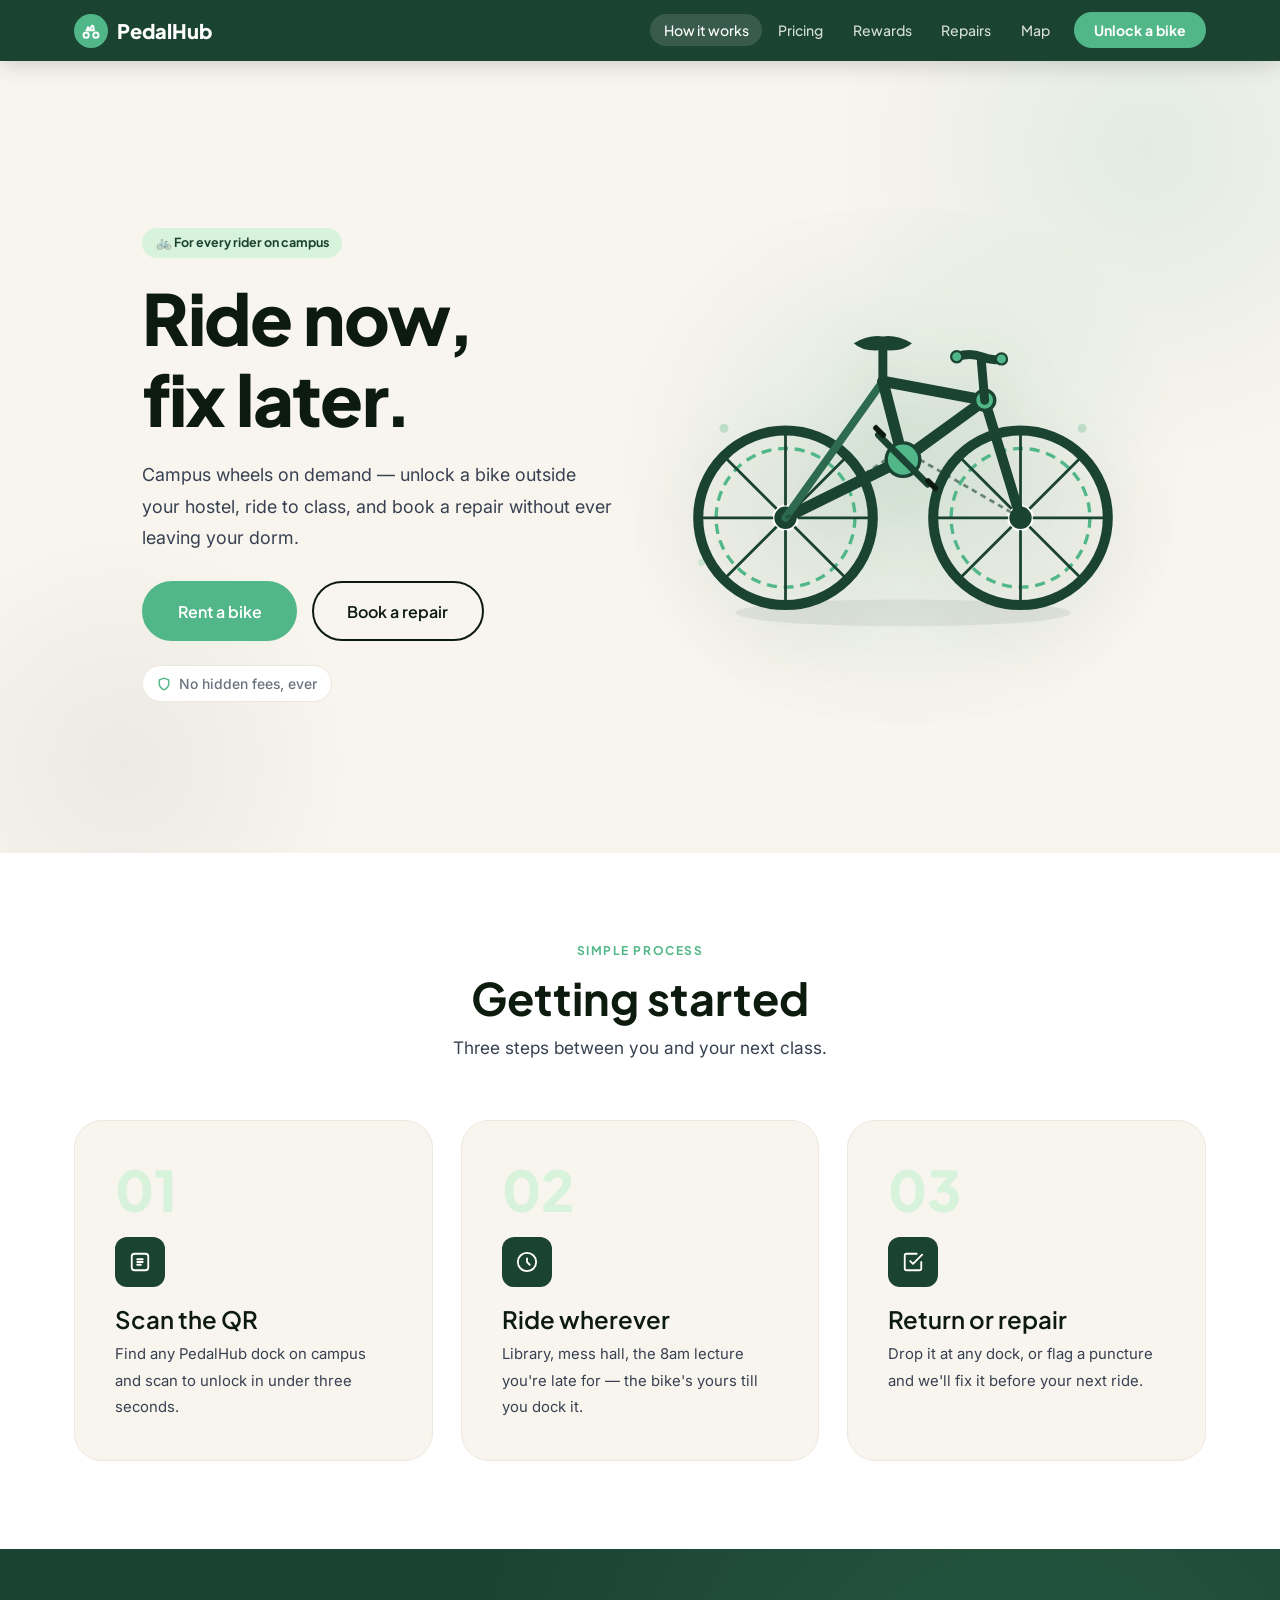
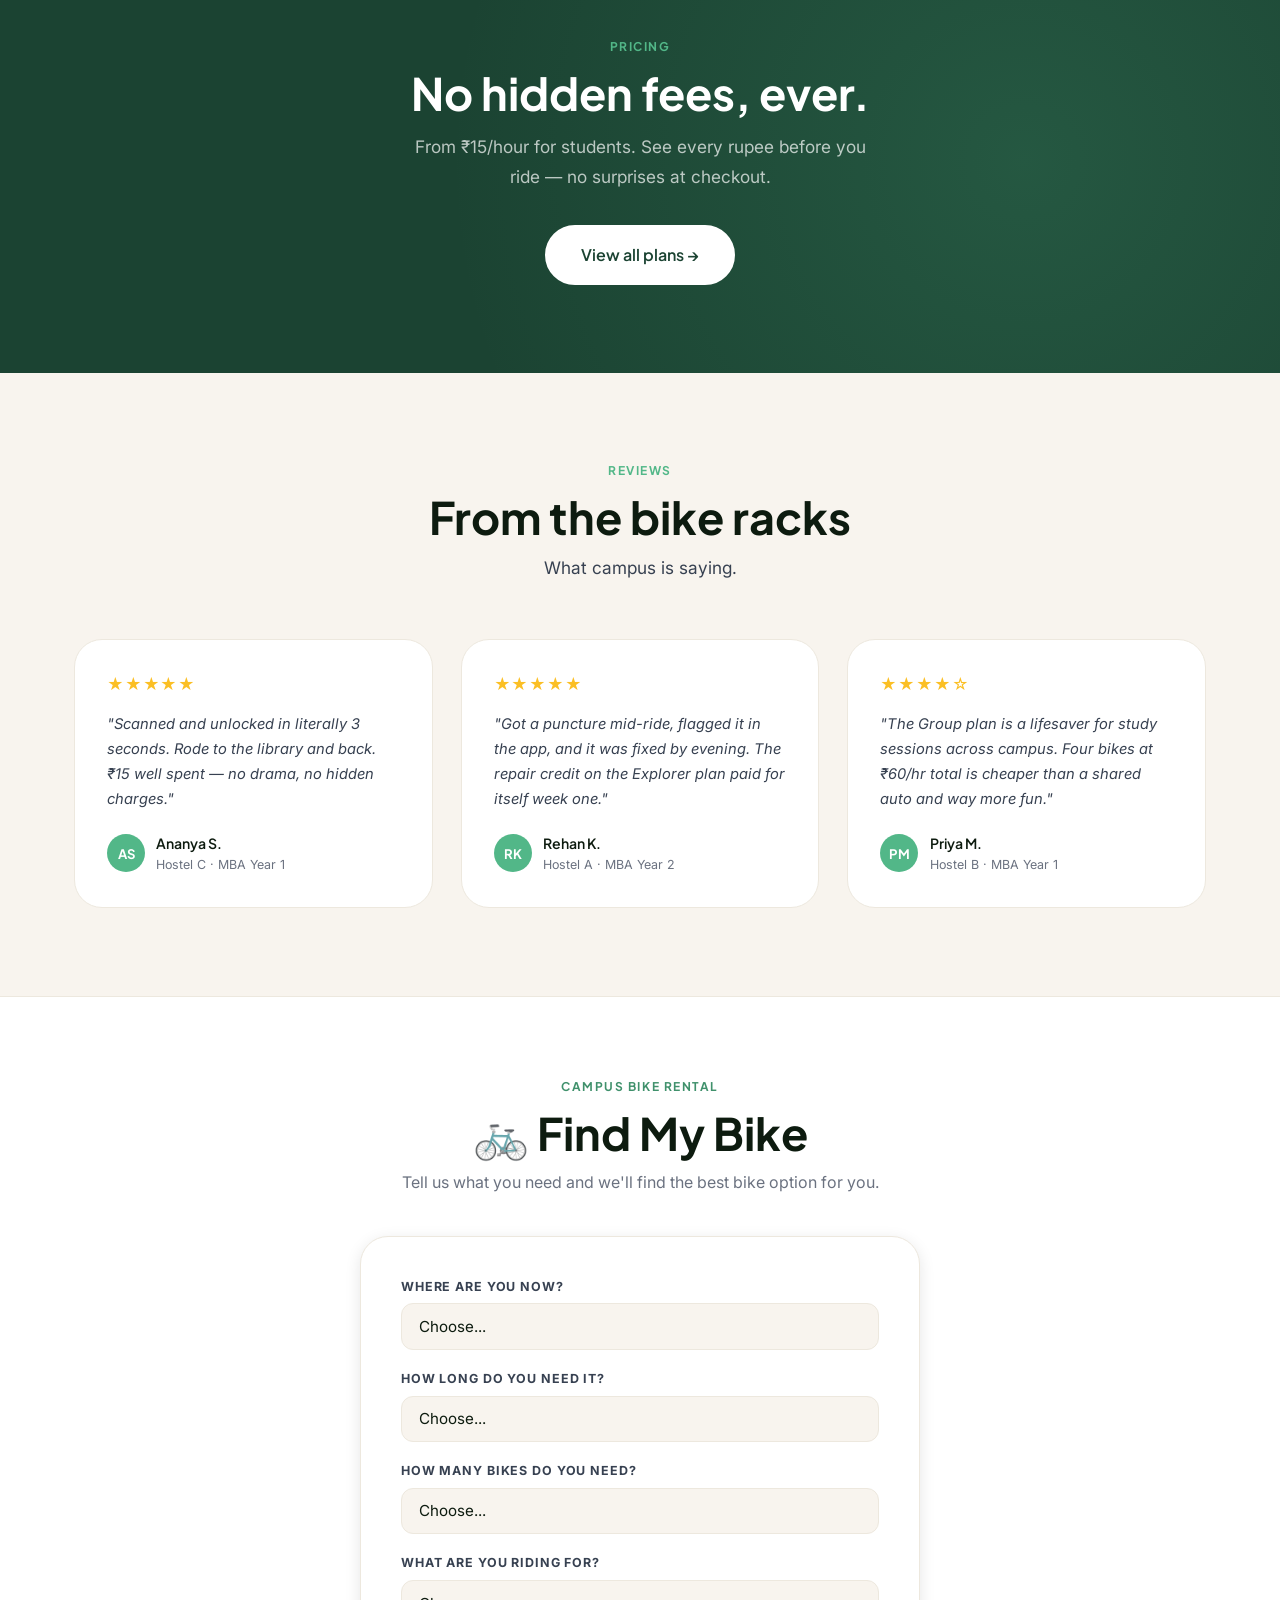
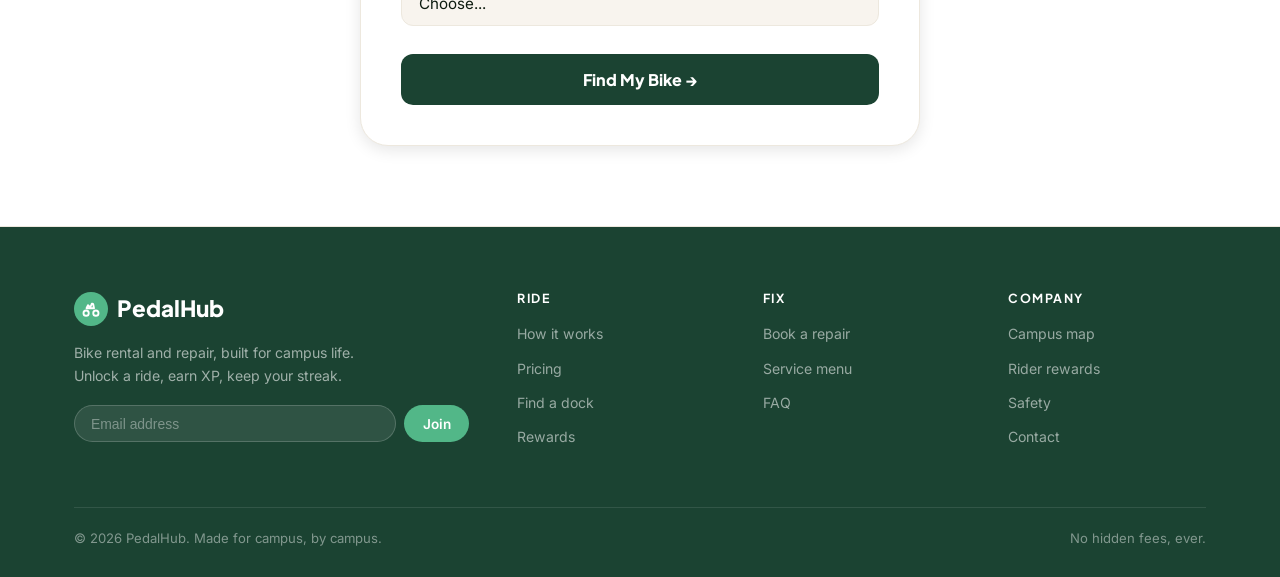
<file: index.html>
<!DOCTYPE html>
<html lang="en">
<head>
  <meta charset="UTF-8">
  <meta name="viewport" content="width=device-width, initial-scale=1.0">
  <title>PedalHub — Campus Bike Rental & Repair</title>
  <meta name="description" content="PedalHub is your campus bike rental and repair service. Unlock a bike outside your hostel, ride to class, and book repairs — no hidden fees, ever.">
  <link rel="stylesheet" href="css/styles.css">
  <link rel="preconnect" href="https://fonts.googleapis.com">
  <link rel="preconnect" href="https://fonts.gstatic.com" crossorigin>
  <link href="https://fonts.googleapis.com/css2?family=Plus+Jakarta+Sans:ital,wght@0,400;0,500;0,600;0,700;0,800;1,400&family=Inter:wght@300;400;500;600&display=swap" rel="stylesheet">
</head>
<body>

  <!-- ===== Navigation ===== -->
  <nav class="nav" id="mainNav">
    <div class="container">
      <div class="nav-inner">
        <a href="index.html" class="nav-logo">
          <div class="nav-logo-icon">
            <svg width="18" height="18" viewBox="0 0 24 24" fill="none" stroke="white" stroke-width="2.5" stroke-linecap="round" stroke-linejoin="round">
              <circle cx="5.5" cy="17.5" r="3.5"/><circle cx="18.5" cy="17.5" r="3.5"/>
              <path d="M15 6a1 1 0 0 0-1-1h-1l-2 5-3-3-2 4h10L15 6Z"/>
            </svg>
          </div>
          <span class="nav-logo-text">PedalHub</span>
        </a>
        <ul class="nav-links" id="navLinks">
          <li><a href="#how-it-works" class="active">How it works</a></li>
          <li><a href="pricing.html">Pricing</a></li>
          <li><a href="rewards.html">Rewards</a></li>
          <li><a href="repairs.html">Repairs</a></li>
          <li><a href="map.html">Map</a></li>
          <li><a href="pricing.html" class="nav-cta">Unlock a bike</a></li>
        </ul>
        <button class="hamburger" id="hamburger" aria-label="Open menu">
          <span></span><span></span><span></span>
        </button>
      </div>
    </div>
  </nav>

  <!-- ===== Hero ===== -->
  <section class="hero">
    <div class="container">
      <div class="hero-grid">
        <div class="hero-content">
          <div class="badge badge-pale">🚲 For every rider on campus</div>
          <h1 class="hero-title">Ride now,<br>fix later.</h1>
          <p class="hero-desc">Campus wheels on demand — unlock a bike outside your hostel, ride to class, and book a repair without ever leaving your dorm.</p>
          <div class="hero-ctas">
            <a href="pricing.html" class="btn btn-primary btn-lg" id="rentBikeBtn">Rent a bike</a>
            <a href="repairs.html" class="btn btn-outline btn-lg" id="bookRepairBtn">Book a repair</a>
          </div>
          <div class="hero-trust">
            <svg class="shield" width="14" height="14" viewBox="0 0 24 24" fill="none" stroke="currentColor" stroke-width="2.5" stroke-linecap="round" stroke-linejoin="round"><path d="M12 22s8-4 8-10V5l-8-3-8 3v7c0 6 8 10 8 10z"/></svg>
            No hidden fees, ever
          </div>
        </div>

        <div class="hero-visual">
          <div class="bike-wrapper">
            <div class="bike-glow"></div>
            <!-- Detailed Bicycle SVG -->
            <svg class="bike-svg" viewBox="0 0 420 300" fill="none" xmlns="http://www.w3.org/2000/svg" aria-label="PedalHub bicycle illustration" role="img">
              <!-- Shadow -->
              <ellipse cx="210" cy="285" rx="150" ry="12" fill="rgba(27,67,50,0.08)"/>

              <!-- REAR WHEEL -->
              <circle cx="105" cy="200" r="78" stroke="#1B4332" stroke-width="9"/>
              <circle cx="105" cy="200" r="62" stroke="#52B788" stroke-width="3" stroke-dasharray="9 6"/>
              <circle cx="105" cy="200" r="11" fill="#1B4332" stroke="white" stroke-width="2"/>
              <!-- Rear spokes (8 spokes) -->
              <line x1="105" y1="122" x2="105" y2="189" stroke="#1B4332" stroke-width="2.5"/>
              <line x1="105" y1="211" x2="105" y2="278" stroke="#1B4332" stroke-width="2.5"/>
              <line x1="27"  y1="200" x2="94"  y2="200" stroke="#1B4332" stroke-width="2.5"/>
              <line x1="116" y1="200" x2="183" y2="200" stroke="#1B4332" stroke-width="2.5"/>
              <line x1="50"  y1="145" x2="97"  y2="192" stroke="#1B4332" stroke-width="2.5"/>
              <line x1="113" y1="208" x2="160" y2="255" stroke="#1B4332" stroke-width="2.5"/>
              <line x1="160" y1="145" x2="113" y2="192" stroke="#1B4332" stroke-width="2.5"/>
              <line x1="97"  y1="208" x2="50"  y2="255" stroke="#1B4332" stroke-width="2.5"/>

              <!-- FRONT WHEEL -->
              <circle cx="315" cy="200" r="78" stroke="#1B4332" stroke-width="9"/>
              <circle cx="315" cy="200" r="62" stroke="#52B788" stroke-width="3" stroke-dasharray="9 6"/>
              <circle cx="315" cy="200" r="11" fill="#1B4332" stroke="white" stroke-width="2"/>
              <!-- Front spokes (8 spokes) -->
              <line x1="315" y1="122" x2="315" y2="189" stroke="#1B4332" stroke-width="2.5"/>
              <line x1="315" y1="211" x2="315" y2="278" stroke="#1B4332" stroke-width="2.5"/>
              <line x1="237" y1="200" x2="304" y2="200" stroke="#1B4332" stroke-width="2.5"/>
              <line x1="326" y1="200" x2="393" y2="200" stroke="#1B4332" stroke-width="2.5"/>
              <line x1="260" y1="145" x2="307" y2="192" stroke="#1B4332" stroke-width="2.5"/>
              <line x1="323" y1="208" x2="370" y2="255" stroke="#1B4332" stroke-width="2.5"/>
              <line x1="370" y1="145" x2="323" y2="192" stroke="#1B4332" stroke-width="2.5"/>
              <line x1="307" y1="208" x2="260" y2="255" stroke="#1B4332" stroke-width="2.5"/>

              <!-- FRAME -->
              <!-- Chainstay: rear hub → bottom bracket -->
              <line x1="105" y1="200" x2="210" y2="148" stroke="#1B4332" stroke-width="10" stroke-linecap="round"/>
              <!-- Seatstay: rear hub → seat tube top -->
              <line x1="105" y1="200" x2="192" y2="78" stroke="#2D6A4F" stroke-width="7" stroke-linecap="round"/>
              <!-- Seat tube: bottom bracket → seat tube top -->
              <line x1="210" y1="148" x2="192" y2="78" stroke="#1B4332" stroke-width="10" stroke-linecap="round"/>
              <!-- Down tube: head tube → bottom bracket -->
              <line x1="283" y1="95" x2="210" y2="148" stroke="#1B4332" stroke-width="10" stroke-linecap="round"/>
              <!-- Top tube: head tube → seat tube top -->
              <line x1="283" y1="95" x2="192" y2="78" stroke="#1B4332" stroke-width="10" stroke-linecap="round"/>
              <!-- Fork: head tube → front hub -->
              <line x1="283" y1="95" x2="315" y2="200" stroke="#1B4332" stroke-width="9" stroke-linecap="round"/>

              <!-- BOTTOM BRACKET (crank) -->
              <circle cx="210" cy="148" r="15" fill="#52B788" stroke="#1B4332" stroke-width="3"/>
              <!-- Pedal cranks -->
              <line x1="210" y1="148" x2="232" y2="170" stroke="#1B4332" stroke-width="6" stroke-linecap="round"/>
              <line x1="210" y1="148" x2="188" y2="126" stroke="#1B4332" stroke-width="6" stroke-linecap="round"/>
              <!-- Pedals -->
              <rect x="229" y="168" width="14" height="5" rx="2" fill="#0D1B0F" transform="rotate(45,236,170)"/>
              <rect x="181" y="120" width="14" height="5" rx="2" fill="#0D1B0F" transform="rotate(45,188,124)"/>

              <!-- SEAT POST + SADDLE -->
              <line x1="192" y1="78" x2="192" y2="48" stroke="#1B4332" stroke-width="8" stroke-linecap="round"/>
              <!-- Saddle -->
              <path d="M166 44 Q180 36 192 38 Q204 36 218 44 Q210 52 192 50 Q174 52 166 44Z" fill="#1B4332"/>

              <!-- HEAD TUBE + HANDLEBAR -->
              <circle cx="283" cy="95" r="9" fill="#52B788" stroke="#1B4332" stroke-width="3"/>
              <!-- Stem -->
              <line x1="283" y1="95" x2="280" y2="60" stroke="#1B4332" stroke-width="8" stroke-linecap="round"/>
              <!-- Handlebar drop -->
              <path d="M258 56 Q270 52 280 56 Q290 60 298 58" stroke="#1B4332" stroke-width="8" stroke-linecap="round" fill="none"/>
              <!-- Bar ends -->
              <circle cx="258" cy="56" r="5" fill="#52B788" stroke="#1B4332" stroke-width="2"/>
              <circle cx="298" cy="58" r="5" fill="#52B788" stroke="#1B4332" stroke-width="2"/>

              <!-- CHAIN (simplified) -->
              <path d="M195 148 Q155 175 105 200" stroke="#1B4332" stroke-width="2.5" fill="none" stroke-dasharray="5 4" opacity="0.6"/>
              <path d="M225 148 Q260 168 315 200" stroke="#1B4332" stroke-width="2.5" fill="none" stroke-dasharray="5 4" opacity="0.6"/>

              <!-- Decorative dots -->
              <circle cx="50"  cy="120" r="4" fill="rgba(82,183,136,0.3)"/>
              <circle cx="370" cy="120" r="4" fill="rgba(82,183,136,0.3)"/>
              <circle cx="30"  cy="240" r="3" fill="rgba(82,183,136,0.2)"/>
            </svg>
          </div>
        </div>
      </div>
    </div>
  </section>

  <!-- ===== How It Works ===== -->
  <section class="section how-it-works" id="how-it-works">
    <div class="container">
      <div class="section-header centered">
        <span class="section-eyebrow">Simple process</span>
        <h2>Getting started</h2>
        <p class="section-subtitle">Three steps between you and your next class.</p>
      </div>
      <div class="steps-grid">
        <div class="step-card">
          <div class="step-number">01</div>
          <div class="step-icon">
            <svg viewBox="0 0 24 24" fill="none" stroke="currentColor" stroke-width="2" stroke-linecap="round" stroke-linejoin="round"><rect x="3" y="3" width="18" height="18" rx="3"/><path d="M9 9h6M9 12h6M9 15h4"/></svg>
          </div>
          <h3>Scan the QR</h3>
          <p>Find any PedalHub dock on campus and scan to unlock in under three seconds.</p>
        </div>
        <div class="step-card">
          <div class="step-number">02</div>
          <div class="step-icon">
            <svg viewBox="0 0 24 24" fill="none" stroke="currentColor" stroke-width="2" stroke-linecap="round" stroke-linejoin="round"><circle cx="12" cy="12" r="10"/><path d="M12 8v4l3 3"/></svg>
          </div>
          <h3>Ride wherever</h3>
          <p>Library, mess hall, the 8am lecture you're late for — the bike's yours till you dock it.</p>
        </div>
        <div class="step-card">
          <div class="step-number">03</div>
          <div class="step-icon">
            <svg viewBox="0 0 24 24" fill="none" stroke="currentColor" stroke-width="2" stroke-linecap="round" stroke-linejoin="round"><path d="M9 11l3 3L22 4"/><path d="M21 12v7a2 2 0 0 1-2 2H5a2 2 0 0 1-2-2V5a2 2 0 0 1 2-2h11"/></svg>
          </div>
          <h3>Return or repair</h3>
          <p>Drop it at any dock, or flag a puncture and we'll fix it before your next ride.</p>
        </div>
      </div>
    </div>
  </section>

  <!-- ===== Pricing Teaser ===== -->
  <section class="section pricing-teaser">
    <div class="container">
      <span class="section-eyebrow" style="color:var(--accent)">Pricing</span>
      <h2>No hidden fees, ever.</h2>
      <p class="sub">From ₹15/hour for students. See every rupee before you ride — no surprises at checkout.</p>
      <a href="pricing.html" class="btn btn-white btn-lg" id="viewPlansBtn">View all plans →</a>
    </div>
  </section>

  <!-- ===== Testimonials ===== -->
  <section class="section testimonials">
    <div class="container">
      <div class="section-header centered">
        <span class="section-eyebrow">Reviews</span>
        <h2>From the bike racks</h2>
        <p class="section-subtitle">What campus is saying.</p>
      </div>
      <div class="testi-grid">
        <div class="testi-card">
          <div class="testi-stars">★★★★★</div>
          <p class="testi-text">"Scanned and unlocked in literally 3 seconds. Rode to the library and back. ₹15 well spent — no drama, no hidden charges."</p>
          <div class="testi-author">
            <div class="testi-avatar">AS</div>
            <div>
              <div class="testi-name">Ananya S.</div>
              <div class="testi-meta">Hostel C · MBA Year 1</div>
            </div>
          </div>
        </div>
        <div class="testi-card">
          <div class="testi-stars">★★★★★</div>
          <p class="testi-text">"Got a puncture mid-ride, flagged it in the app, and it was fixed by evening. The repair credit on the Explorer plan paid for itself week one."</p>
          <div class="testi-author">
            <div class="testi-avatar">RK</div>
            <div>
              <div class="testi-name">Rehan K.</div>
              <div class="testi-meta">Hostel A · MBA Year 2</div>
            </div>
          </div>
        </div>
        <div class="testi-card">
          <div class="testi-stars">★★★★☆</div>
          <p class="testi-text">"The Group plan is a lifesaver for study sessions across campus. Four bikes at ₹60/hr total is cheaper than a shared auto and way more fun."</p>
          <div class="testi-author">
            <div class="testi-avatar">PM</div>
            <div>
              <div class="testi-name">Priya M.</div>
              <div class="testi-meta">Hostel B · MBA Year 1</div>
            </div>
          </div>
        </div>
      </div>
    </div>
  </section>


  <!-- ===== Form Section (built by js/rent.js) ===== -->
  <div id="ph-form-section" class="ph-form-section" data-form="rent"></div>

  <!-- ===== Footer ===== -->
  <footer class="footer">
    <div class="container">
      <div class="footer-grid">
        <div class="footer-brand">
          <a href="index.html" class="nav-logo">
            <div class="nav-logo-icon">
              <svg width="18" height="18" viewBox="0 0 24 24" fill="none" stroke="white" stroke-width="2.5" stroke-linecap="round" stroke-linejoin="round">
                <circle cx="5.5" cy="17.5" r="3.5"/><circle cx="18.5" cy="17.5" r="3.5"/>
                <path d="M15 6a1 1 0 0 0-1-1h-1l-2 5-3-3-2 4h10L15 6Z"/>
              </svg>
            </div>
            <span class="nav-logo-text">PedalHub</span>
          </a>
          <p>Bike rental and repair, built for campus life. Unlock a ride, earn XP, keep your streak.</p>
          <form class="footer-newsletter" novalidate onsubmit="handleNewsletterSubmit(event, this)">
            <input type="text" placeholder="Email address" id="newsletterEmail" aria-label="Email for newsletter">
            <button type="submit" id="newsletterJoin">Join</button>
          </form>
        </div>
        <div class="footer-col">
          <h4>Ride</h4>
          <ul>
            <li><a href="#how-it-works">How it works</a></li>
            <li><a href="pricing.html">Pricing</a></li>
            <li><a href="map.html">Find a dock</a></li>
            <li><a href="rewards.html">Rewards</a></li>
          </ul>
        </div>
        <div class="footer-col">
          <h4>Fix</h4>
          <ul>
            <li><a href="repairs.html">Book a repair</a></li>
            <li><a href="repairs.html#services">Service menu</a></li>
            <li><a href="repairs.html#faq">FAQ</a></li>
          </ul>
        </div>
        <div class="footer-col">
          <h4>Company</h4>
          <ul>
            <li><a href="map.html">Campus map</a></li>
            <li><a href="rewards.html">Rider rewards</a></li>
            <li><a href="repairs.html">Safety</a></li>
            <li><a href="repairs.html#faq">Contact</a></li>
          </ul>
        </div>
      </div>
      <div class="footer-bottom">
        <span>© 2026 PedalHub. Made for campus, by campus.</span>
        <span>No hidden fees, ever.</span>
      </div>
    </div>
  </footer>


  <script>
    // Mobile nav toggle
    const hamburger = document.getElementById('hamburger');
    const navLinks  = document.getElementById('navLinks');
    hamburger.addEventListener('click', () => navLinks.classList.toggle('open'));
    navLinks.querySelectorAll('a').forEach(a => {
      a.addEventListener('click', () => navLinks.classList.remove('open'));
    });

    // Newsletter JS validation
    function handleNewsletterSubmit(e, formEl) {
      e.preventDefault();
      const input = formEl.querySelector('input');
      const email = input ? input.value.trim() : '';
      const emailRegex = /^[^\s@]+@[^\s@]+\.[^\s@]+$/;
      if (!email) {
        alert('Please enter your email address.');
        if (input) input.focus();
        return false;
      }
      if (!emailRegex.test(email)) {
        alert('Please enter a valid email address (e.g. name@campus.edu).');
        if (input) input.focus();
        return false;
      }
      alert('Thank you for subscribing to PedalHub updates!');
      if (input) input.value = '';
      return false;
    }
  </script>
  <script src="js/rent.js"></script>
</body>
</html>
</file>
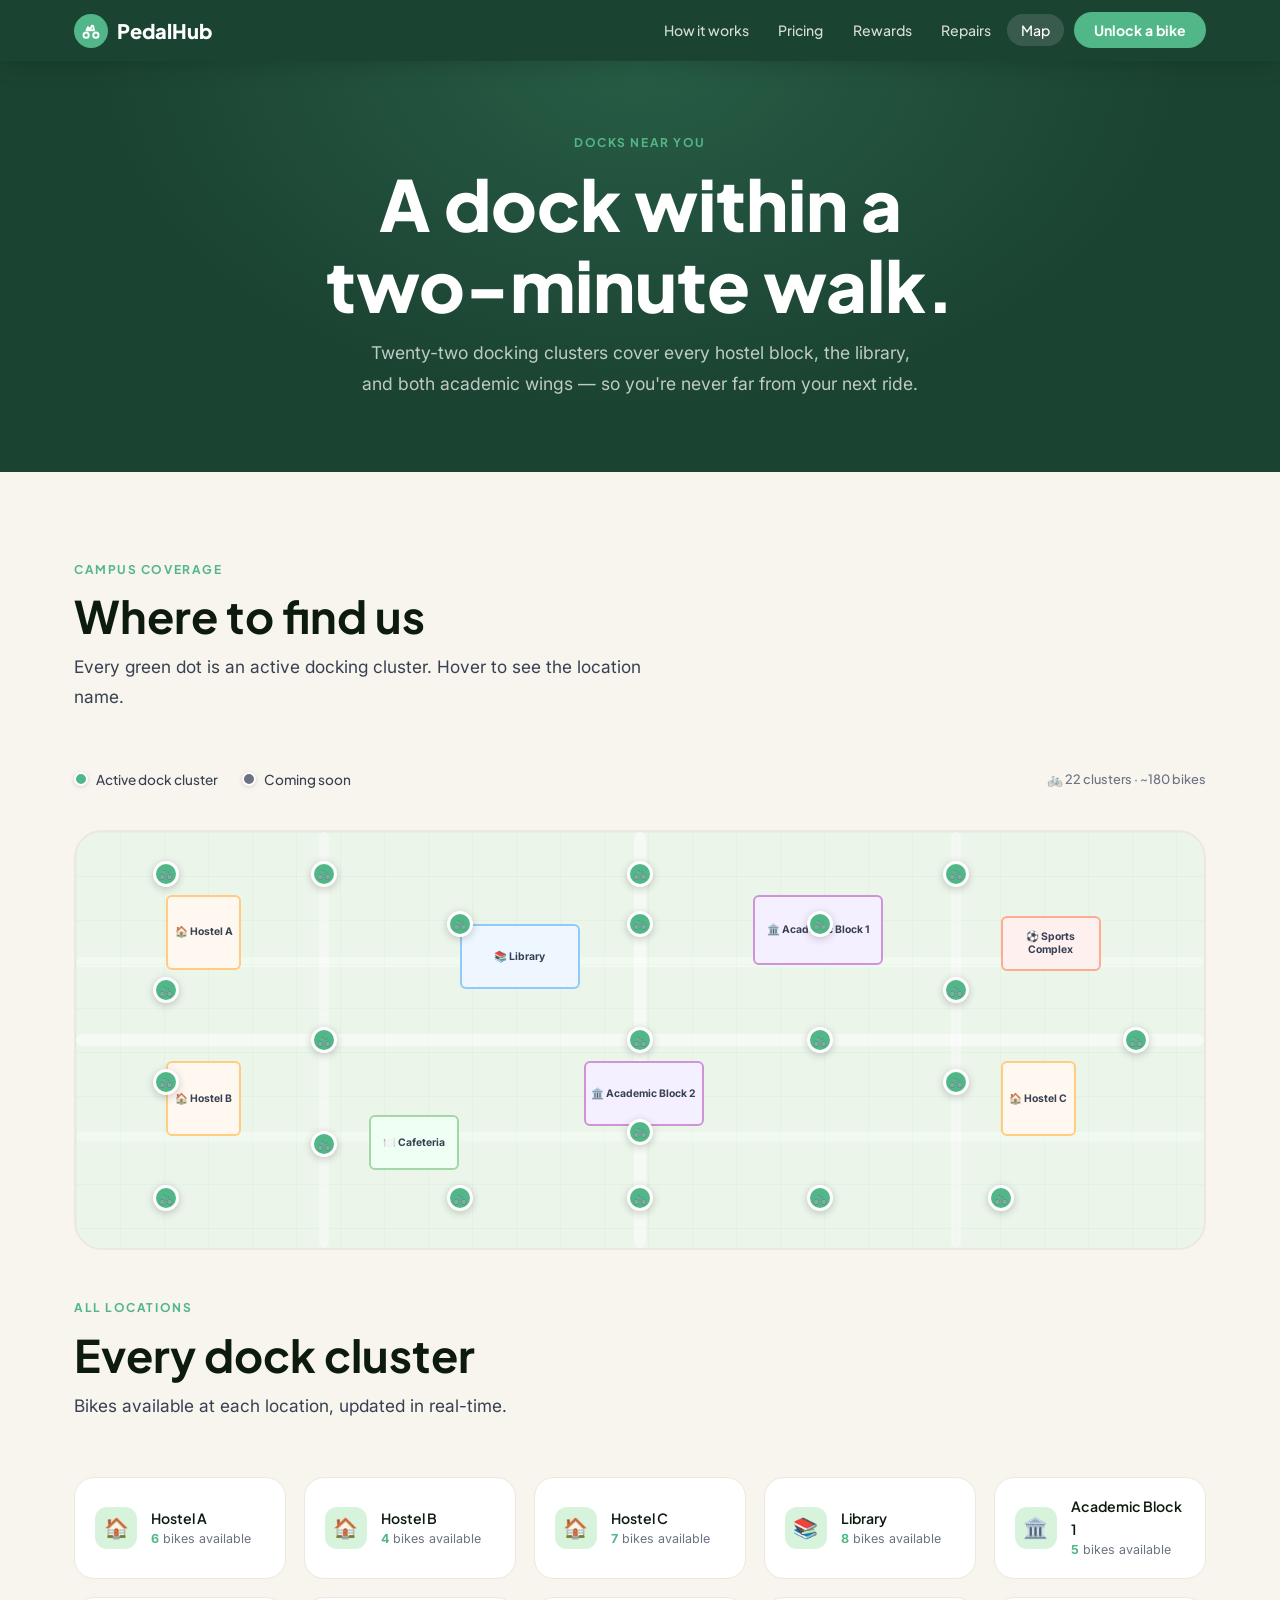
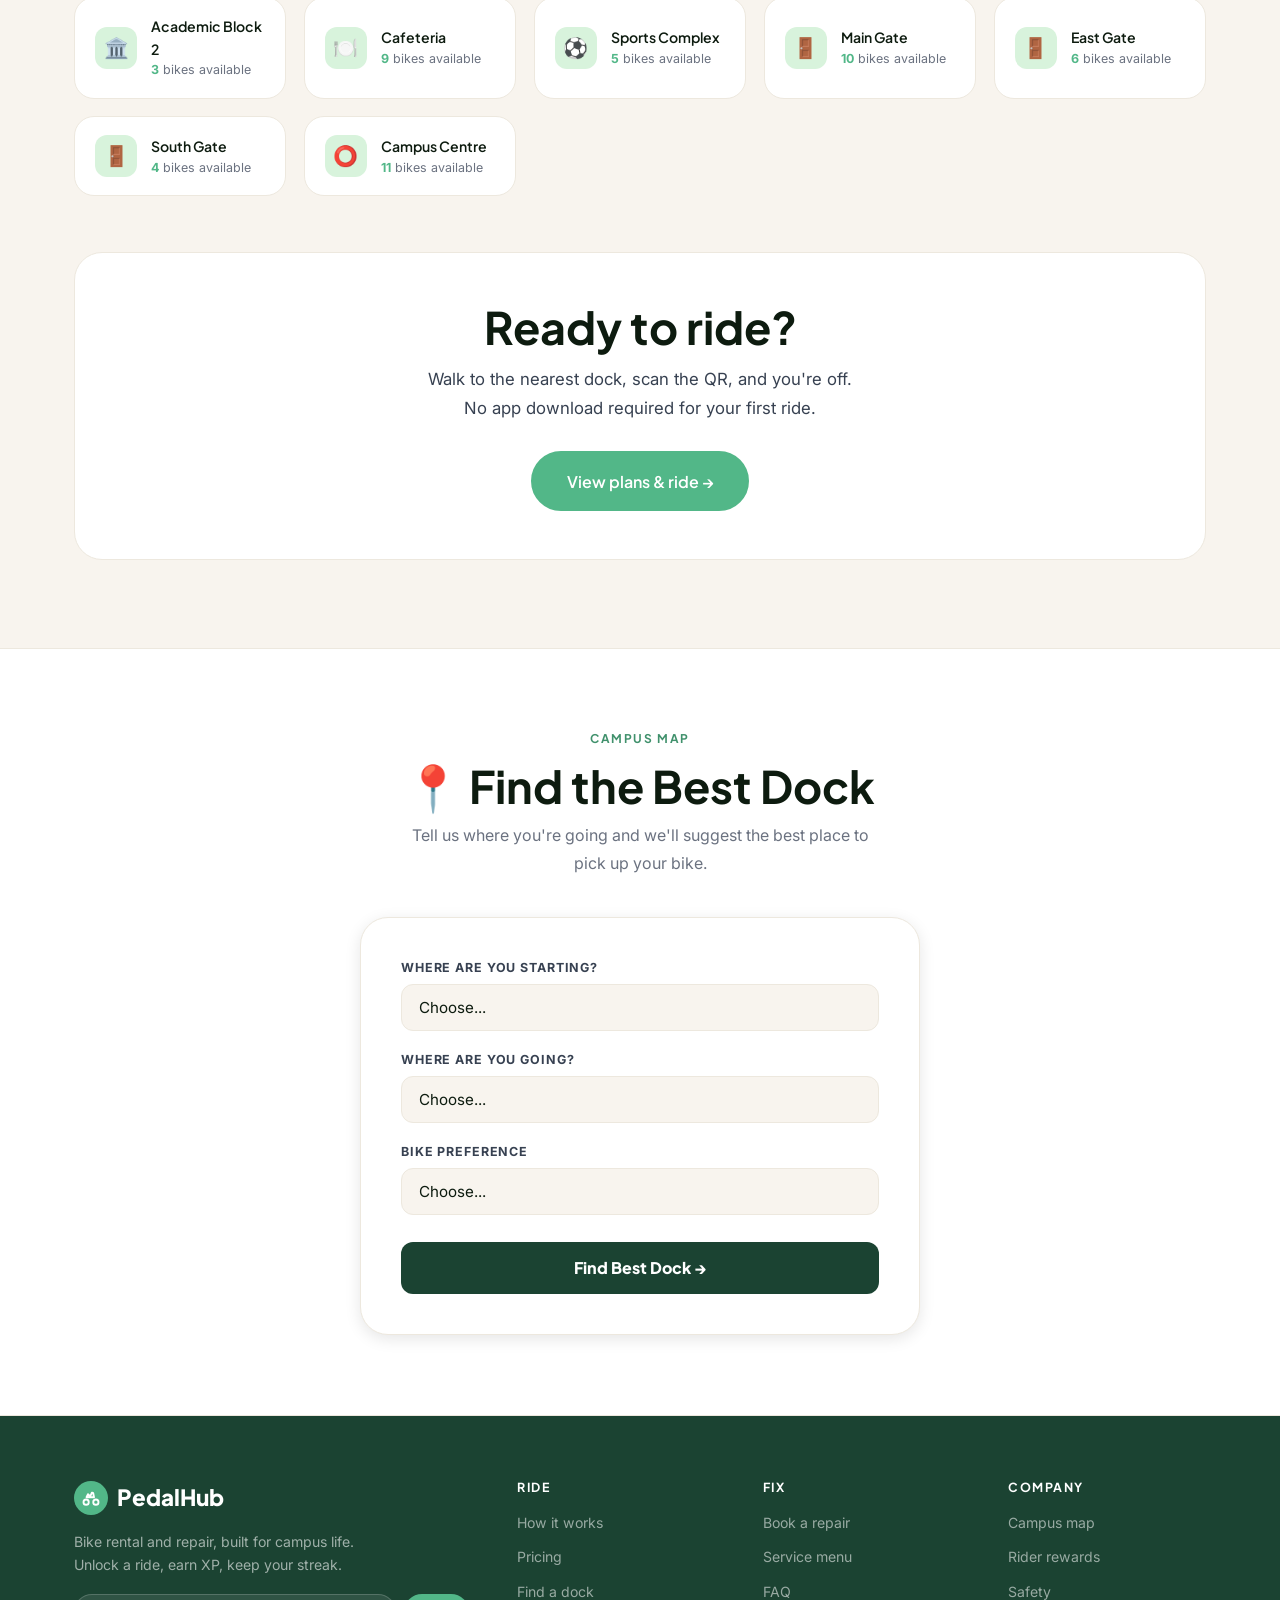
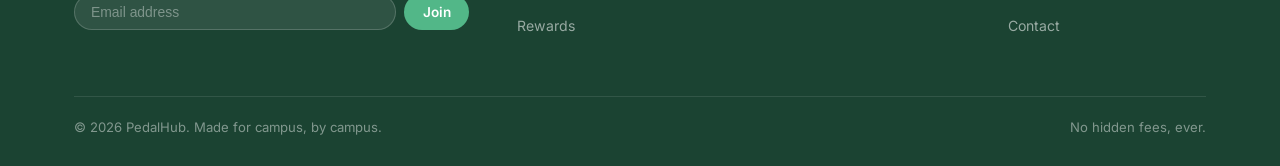
<file: map.html>
<!DOCTYPE html>
<html lang="en">
<head>
  <meta charset="UTF-8">
  <meta name="viewport" content="width=device-width, initial-scale=1.0">
  <title>Campus Map — PedalHub</title>
  <meta name="description" content="Find PedalHub bike docking stations across campus. 22 dock clusters cover every hostel, the library, and both academic wings.">
  <link rel="stylesheet" href="css/styles.css">
  <link rel="preconnect" href="https://fonts.googleapis.com">
  <link rel="preconnect" href="https://fonts.gstatic.com" crossorigin>
  <link href="https://fonts.googleapis.com/css2?family=Plus+Jakarta+Sans:ital,wght@0,400;0,500;0,600;0,700;0,800;1,400&family=Inter:wght@300;400;500;600&display=swap" rel="stylesheet">

  <style>
    /* Map page extra styles */
    .campus-map-wrap { position: relative; }

    /* Buildings */
    .b { position: absolute; background: white; border: 2px solid var(--cream-dark); border-radius: 6px;
         display: flex; align-items: center; justify-content: center;
         font-size: 0.65rem; font-weight: 700; color: var(--text-mid);
         text-align: center; padding: 4px; line-height: 1.3; }

    .b-lib    { width:120px; height:65px; top:22%; left:34%; background:#EEF6FF; border-color:#90CAF9; }
    .b-ha     { width:75px;  height:75px; top:15%; left:8%;  background:#FFF8F0; border-color:#FFCC80; }
    .b-hb     { width:75px;  height:75px; top:55%; left:8%;  background:#FFF8F0; border-color:#FFCC80; }
    .b-hc     { width:75px;  height:75px; top:55%; left:82%; background:#FFF8F0; border-color:#FFCC80; }
    .b-ac1    { width:130px; height:70px; top:15%; left:60%; background:#F5F0FF; border-color:#CE93D8; }
    .b-ac2    { width:120px; height:65px; top:55%; left:45%; background:#F5F0FF; border-color:#CE93D8; }
    .b-cafe   { width:90px;  height:55px; top:68%; left:26%; background:#F0FFF4; border-color:#A5D6A7; }
    .b-sports { width:100px; height:55px; top:20%; left:82%; background:#FFF0F0; border-color:#FFAB91; }

    /* Roads */
    .road-h1 { position:absolute; top:50%; left:0; right:0; height:12px; background:rgba(255,255,255,0.5); border-radius:6px; transform:translateY(-50%); }
    .road-v1 { position:absolute; left:50%; top:0; bottom:0; width:12px; background:rgba(255,255,255,0.5); border-radius:6px; transform:translateX(-50%); }
    .road-v2 { position:absolute; left:22%; top:0; bottom:0; width:10px; background:rgba(255,255,255,0.4); border-radius:5px; transform:translateX(-50%); }
    .road-v3 { position:absolute; left:78%; top:0; bottom:0; width:10px; background:rgba(255,255,255,0.4); border-radius:5px; transform:translateX(-50%); }
    .road-h2 { position:absolute; top:30%; left:0; right:0; height:10px; background:rgba(255,255,255,0.35); border-radius:5px; }
    .road-h3 { position:absolute; top:72%; left:0; right:0; height:10px; background:rgba(255,255,255,0.35); border-radius:5px; }

    /* Dock pins */
    .dp {
      position: absolute; width: 26px; height: 26px;
      background: var(--accent); border-radius: 50%;
      border: 3px solid white; box-shadow: 0 2px 8px rgba(0,0,0,0.2);
      display: flex; align-items: center; justify-content: center;
      font-size: 11px; cursor: pointer; transition: all 0.25s ease;
      animation: dp-pulse 2.5s ease-in-out infinite;
      transform: translate(-50%, -50%);
    }
    .dp:hover { transform: translate(-50%,-50%) scale(1.35); z-index: 10; }
    @keyframes dp-pulse {
      0%,100% { box-shadow: 0 2px 8px rgba(82,183,136,0.3); }
      50%      { box-shadow: 0 2px 20px rgba(82,183,136,0.7); }
    }

    /* Map grid bg */
    .map-grid-bg {
      background-image:
        linear-gradient(rgba(82,183,136,0.06) 1px, transparent 1px),
        linear-gradient(90deg, rgba(82,183,136,0.06) 1px, transparent 1px);
      background-size: 44px 44px;
    }

    /* Tooltip on hover */
    .dp[data-label]:hover::after {
      content: attr(data-label);
      position: absolute; bottom: 130%; left: 50%; transform: translateX(-50%);
      background: var(--primary); color: white; padding: 3px 8px;
      border-radius: 4px; font-size: 10px; font-weight: 600;
      white-space: nowrap; pointer-events: none;
      font-family: var(--font-heading);
    }
  </style>
</head>
<body>

  <!-- ===== Navigation ===== -->
  <nav class="nav">
    <div class="container">
      <div class="nav-inner">
        <a href="index.html" class="nav-logo">
          <div class="nav-logo-icon">
            <svg width="18" height="18" viewBox="0 0 24 24" fill="none" stroke="white" stroke-width="2.5" stroke-linecap="round" stroke-linejoin="round">
              <circle cx="5.5" cy="17.5" r="3.5"/><circle cx="18.5" cy="17.5" r="3.5"/>
              <path d="M15 6a1 1 0 0 0-1-1h-1l-2 5-3-3-2 4h10L15 6Z"/>
            </svg>
          </div>
          <span class="nav-logo-text">PedalHub</span>
        </a>
        <ul class="nav-links" id="navLinks">
          <li><a href="index.html#how-it-works">How it works</a></li>
          <li><a href="pricing.html">Pricing</a></li>
          <li><a href="rewards.html">Rewards</a></li>
          <li><a href="repairs.html">Repairs</a></li>
          <li><a href="map.html" class="active">Map</a></li>
          <li><a href="pricing.html" class="nav-cta">Unlock a bike</a></li>
        </ul>
        <button class="hamburger" id="hamburger" aria-label="Open menu">
          <span></span><span></span><span></span>
        </button>
      </div>
    </div>
  </nav>

  <!-- ===== Page Hero ===== -->
  <section class="page-hero">
    <div class="container">
      <span class="section-eyebrow" style="color:var(--accent);position:relative">Docks near you</span>
      <h1>A dock within a<br>two-minute walk.</h1>
      <p>Twenty-two docking clusters cover every hostel block, the library, and both academic wings — so you're never far from your next ride.</p>
    </div>
  </section>

  <!-- ===== Map Section ===== -->
  <section class="section map-section">
    <div class="container">
      <div class="section-header">
        <span class="section-eyebrow">Campus coverage</span>
        <h2>Where to find us</h2>
        <p class="section-subtitle">Every green dot is an active docking cluster. Hover to see the location name.</p>
      </div>

      <!-- Legend -->
      <div class="map-legend">
        <div class="legend-item">
          <div class="legend-dot green"></div>
          Active dock cluster
        </div>
        <div class="legend-item">
          <div class="legend-dot grey"></div>
          Coming soon
        </div>
        <div class="legend-item" style="margin-left:auto; font-size:0.8rem; color:var(--text-light);">
          🚲 22 clusters · ~180 bikes
        </div>
      </div>

      <!-- Campus Map -->
      <div class="campus-map-wrap">
        <div class="map-grid-bg" style="position:absolute;inset:0;"></div>

        <!-- Roads -->
        <div class="road-h1"></div>
        <div class="road-v1"></div>
        <div class="road-v2"></div>
        <div class="road-v3"></div>
        <div class="road-h2"></div>
        <div class="road-h3"></div>

        <!-- Buildings -->
        <div class="b b-lib">📚 Library</div>
        <div class="b b-ha">🏠 Hostel A</div>
        <div class="b b-hb">🏠 Hostel B</div>
        <div class="b b-hc">🏠 Hostel C</div>
        <div class="b b-ac1">🏛️ Academic Block 1</div>
        <div class="b b-ac2">🏛️ Academic Block 2</div>
        <div class="b b-cafe">🍽️ Cafeteria</div>
        <div class="b b-sports">⚽ Sports Complex</div>

        <!-- Dock Pins — (left%, top%) -->
        <div class="dp" style="left:8%;  top:10%;"  data-label="Hostel A North">🚲</div>
        <div class="dp" style="left:8%;  top:38%;"  data-label="Hostel A South">🚲</div>
        <div class="dp" style="left:8%;  top:60%;"  data-label="Hostel B North">🚲</div>
        <div class="dp" style="left:8%;  top:88%;"  data-label="Hostel B South">🚲</div>
        <div class="dp" style="left:22%; top:10%;"  data-label="Main Gate">🚲</div>
        <div class="dp" style="left:22%; top:50%;"  data-label="Central Road">🚲</div>
        <div class="dp" style="left:22%; top:75%;"  data-label="Cafeteria Dock">🚲</div>
        <div class="dp" style="left:34%; top:22%;"  data-label="Library West">🚲</div>
        <div class="dp" style="left:50%; top:22%;"  data-label="Library East">🚲</div>
        <div class="dp" style="left:50%; top:10%;"  data-label="Academic 1 Entry">🚲</div>
        <div class="dp" style="left:50%; top:50%;"  data-label="Campus Centre">🚲</div>
        <div class="dp" style="left:50%; top:72%;"  data-label="Academic 2 South">🚲</div>
        <div class="dp" style="left:50%; top:88%;"  data-label="South Gate">🚲</div>
        <div class="dp" style="left:66%; top:22%;"  data-label="Academic 1 East">🚲</div>
        <div class="dp" style="left:66%; top:50%;"  data-label="Academic 2 North">🚲</div>
        <div class="dp" style="left:66%; top:88%;"  data-label="East Road">🚲</div>
        <div class="dp" style="left:78%; top:10%;"  data-label="Sports Complex">🚲</div>
        <div class="dp" style="left:78%; top:38%;"  data-label="Sports East">🚲</div>
        <div class="dp" style="left:78%; top:60%;"  data-label="Hostel C West">🚲</div>
        <div class="dp" style="left:82%; top:88%;"  data-label="Hostel C South">🚲</div>
        <div class="dp" style="left:94%; top:50%;"  data-label="East Gate">🚲</div>
        <div class="dp" style="left:34%; top:88%;"  data-label="Cafeteria South">🚲</div>
      </div>

      <!-- Dock Cluster Cards -->
      <div class="section-header" style="margin-top:3rem;">
        <span class="section-eyebrow">All locations</span>
        <h2>Every dock cluster</h2>
        <p class="section-subtitle">Bikes available at each location, updated in real-time.</p>
      </div>

      <div class="clusters-grid">
        <div class="cluster-card"><div class="cluster-icon">🏠</div><div><div class="cluster-name">Hostel A</div><div class="cluster-avail"><strong>6</strong> bikes available</div></div></div>
        <div class="cluster-card"><div class="cluster-icon">🏠</div><div><div class="cluster-name">Hostel B</div><div class="cluster-avail"><strong>4</strong> bikes available</div></div></div>
        <div class="cluster-card"><div class="cluster-icon">🏠</div><div><div class="cluster-name">Hostel C</div><div class="cluster-avail"><strong>7</strong> bikes available</div></div></div>
        <div class="cluster-card"><div class="cluster-icon">📚</div><div><div class="cluster-name">Library</div><div class="cluster-avail"><strong>8</strong> bikes available</div></div></div>
        <div class="cluster-card"><div class="cluster-icon">🏛️</div><div><div class="cluster-name">Academic Block 1</div><div class="cluster-avail"><strong>5</strong> bikes available</div></div></div>
        <div class="cluster-card"><div class="cluster-icon">🏛️</div><div><div class="cluster-name">Academic Block 2</div><div class="cluster-avail"><strong>3</strong> bikes available</div></div></div>
        <div class="cluster-card"><div class="cluster-icon">🍽️</div><div><div class="cluster-name">Cafeteria</div><div class="cluster-avail"><strong>9</strong> bikes available</div></div></div>
        <div class="cluster-card"><div class="cluster-icon">⚽</div><div><div class="cluster-name">Sports Complex</div><div class="cluster-avail"><strong>5</strong> bikes available</div></div></div>
        <div class="cluster-card"><div class="cluster-icon">🚪</div><div><div class="cluster-name">Main Gate</div><div class="cluster-avail"><strong>10</strong> bikes available</div></div></div>
        <div class="cluster-card"><div class="cluster-icon">🚪</div><div><div class="cluster-name">East Gate</div><div class="cluster-avail"><strong>6</strong> bikes available</div></div></div>
        <div class="cluster-card"><div class="cluster-icon">🚪</div><div><div class="cluster-name">South Gate</div><div class="cluster-avail"><strong>4</strong> bikes available</div></div></div>
        <div class="cluster-card"><div class="cluster-icon">⭕</div><div><div class="cluster-name">Campus Centre</div><div class="cluster-avail"><strong>11</strong> bikes available</div></div></div>
      </div>

      <!-- CTA -->
      <div style="text-align:center; margin-top:3.5rem; padding:3rem; background:var(--white); border-radius:var(--radius-xl); border:1px solid var(--cream-dark);">
        <h2 style="margin-bottom:0.75rem;">Ready to ride?</h2>
        <p style="max-width:440px; margin:0 auto 1.75rem;">Walk to the nearest dock, scan the QR, and you're off. No app download required for your first ride.</p>
        <a href="pricing.html" class="btn btn-primary btn-lg" id="findDockBtn">View plans & ride →</a>
      </div>

    </div>
  </section>


  <!-- ===== Form Section (built by js/dock.js) ===== -->
  <div id="ph-form-section" class="ph-form-section" data-form="dock"></div>

  <!-- ===== Footer ===== -->
  <footer class="footer">
    <div class="container">
      <div class="footer-grid">
        <div class="footer-brand">
          <a href="index.html" class="nav-logo">
            <div class="nav-logo-icon">
              <svg width="18" height="18" viewBox="0 0 24 24" fill="none" stroke="white" stroke-width="2.5" stroke-linecap="round" stroke-linejoin="round">
                <circle cx="5.5" cy="17.5" r="3.5"/><circle cx="18.5" cy="17.5" r="3.5"/>
                <path d="M15 6a1 1 0 0 0-1-1h-1l-2 5-3-3-2 4h10L15 6Z"/>
              </svg>
            </div>
            <span class="nav-logo-text">PedalHub</span>
          </a>
          <p>Bike rental and repair, built for campus life. Unlock a ride, earn XP, keep your streak.</p>
          <form class="footer-newsletter" novalidate onsubmit="handleNewsletterSubmit(event, this)">
            <input type="text" placeholder="Email address" aria-label="Email for newsletter">
            <button type="submit">Join</button>
          </form>
        </div>
        <div class="footer-col">
          <h4>Ride</h4>
          <ul>
            <li><a href="index.html#how-it-works">How it works</a></li>
            <li><a href="pricing.html">Pricing</a></li>
            <li><a href="map.html">Find a dock</a></li>
            <li><a href="rewards.html">Rewards</a></li>
          </ul>
        </div>
        <div class="footer-col">
          <h4>Fix</h4>
          <ul>
            <li><a href="repairs.html">Book a repair</a></li>
            <li><a href="repairs.html#services">Service menu</a></li>
            <li><a href="repairs.html#faq">FAQ</a></li>
          </ul>
        </div>
        <div class="footer-col">
          <h4>Company</h4>
          <ul>
            <li><a href="map.html">Campus map</a></li>
            <li><a href="rewards.html">Rider rewards</a></li>
            <li><a href="repairs.html">Safety</a></li>
            <li><a href="repairs.html#faq">Contact</a></li>
          </ul>
        </div>
      </div>
      <div class="footer-bottom">
        <span>© 2026 PedalHub. Made for campus, by campus.</span>
        <span>No hidden fees, ever.</span>
      </div>
    </div>
  </footer>


  <script>
    const hamburger = document.getElementById('hamburger');
    const navLinks  = document.getElementById('navLinks');
    hamburger.addEventListener('click', () => navLinks.classList.toggle('open'));
    navLinks.querySelectorAll('a').forEach(a => a.addEventListener('click', () => navLinks.classList.remove('open')));

    // Newsletter JS validation
    function handleNewsletterSubmit(e, formEl) {
      e.preventDefault();
      const input = formEl.querySelector('input');
      const email = input ? input.value.trim() : '';
      const emailRegex = /^[^\s@]+@[^\s@]+\.[^\s@]+$/;
      if (!email) {
        alert('Please enter your email address.');
        if (input) input.focus();
        return false;
      }
      if (!emailRegex.test(email)) {
        alert('Please enter a valid email address (e.g. name@campus.edu).');
        if (input) input.focus();
        return false;
      }
      alert('Thank you for subscribing to PedalHub updates!');
      if (input) input.value = '';
      return false;
    }
  </script>
  <script src="js/dock.js"></script>
</body>
</html>
</file>
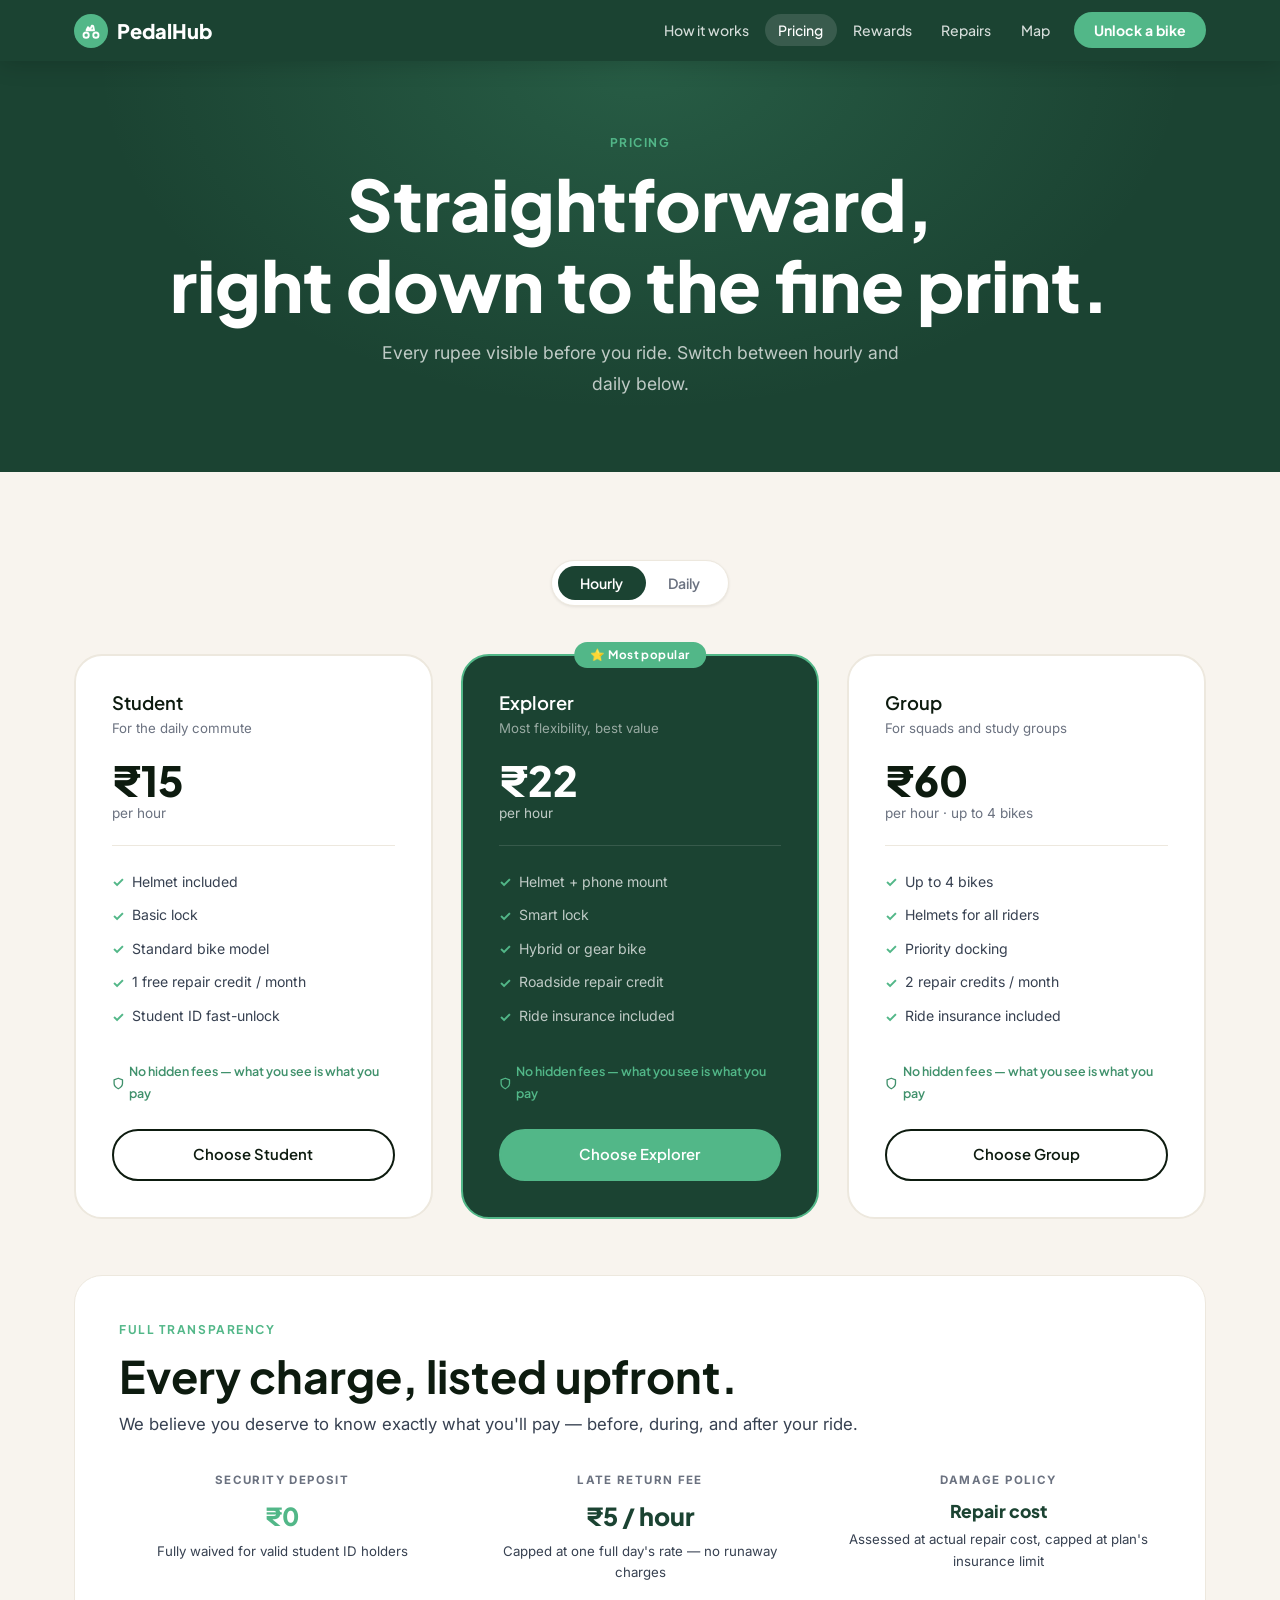
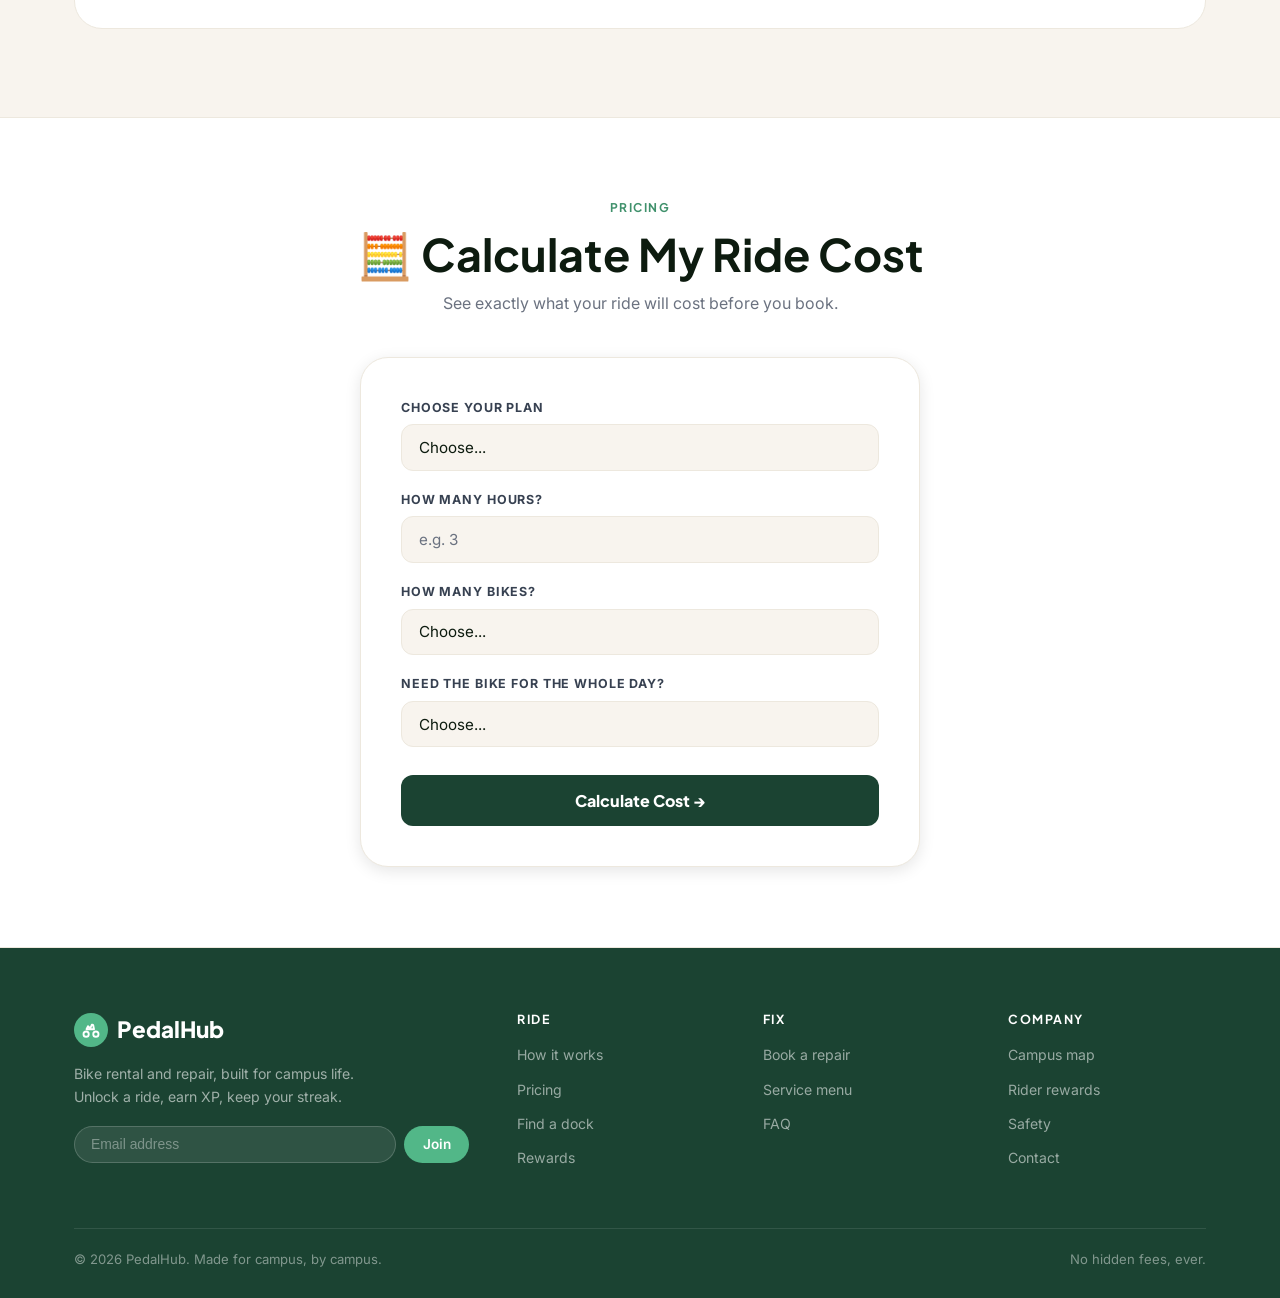
<file: pricing.html>
<!DOCTYPE html>
<html lang="en">
<head>
  <meta charset="UTF-8">
  <meta name="viewport" content="width=device-width, initial-scale=1.0">
  <title>Pricing — PedalHub</title>
  <meta name="description" content="Transparent bike rental pricing with hourly and daily tiers. No hidden fees, ever. Student, Explorer, and Group plans available on campus.">
  <link rel="stylesheet" href="css/styles.css">
  <link rel="preconnect" href="https://fonts.googleapis.com">
  <link rel="preconnect" href="https://fonts.gstatic.com" crossorigin>
  <link href="https://fonts.googleapis.com/css2?family=Plus+Jakarta+Sans:ital,wght@0,400;0,500;0,600;0,700;0,800;1,400&family=Inter:wght@300;400;500;600&display=swap" rel="stylesheet">
</head>
<body>

  <!-- ===== Navigation ===== -->
  <nav class="nav">
    <div class="container">
      <div class="nav-inner">
        <a href="index.html" class="nav-logo">
          <div class="nav-logo-icon">
            <svg width="18" height="18" viewBox="0 0 24 24" fill="none" stroke="white" stroke-width="2.5" stroke-linecap="round" stroke-linejoin="round">
              <circle cx="5.5" cy="17.5" r="3.5"/><circle cx="18.5" cy="17.5" r="3.5"/>
              <path d="M15 6a1 1 0 0 0-1-1h-1l-2 5-3-3-2 4h10L15 6Z"/>
            </svg>
          </div>
          <span class="nav-logo-text">PedalHub</span>
        </a>
        <ul class="nav-links" id="navLinks">
          <li><a href="index.html#how-it-works">How it works</a></li>
          <li><a href="pricing.html" class="active">Pricing</a></li>
          <li><a href="rewards.html">Rewards</a></li>
          <li><a href="repairs.html">Repairs</a></li>
          <li><a href="map.html">Map</a></li>
          <li><a href="pricing.html" class="nav-cta">Unlock a bike</a></li>
        </ul>
        <button class="hamburger" id="hamburger" aria-label="Open menu">
          <span></span><span></span><span></span>
        </button>
      </div>
    </div>
  </nav>

  <!-- ===== Page Hero ===== -->
  <section class="page-hero">
    <div class="container">
      <span class="section-eyebrow" style="color:var(--accent);position:relative">Pricing</span>
      <h1>Straightforward,<br>right down to the fine print.</h1>
      <p>Every rupee visible before you ride. Switch between hourly and daily below.</p>
    </div>
  </section>

  <!-- ===== Pricing Section ===== -->
  <section class="section pricing-section">
    <div class="container">

      <!-- Toggle -->
      <div class="toggle-wrapper">
        <div class="toggle-group" role="group" aria-label="Pricing period">
          <button class="toggle-btn active" id="btnHourly" aria-pressed="true">Hourly</button>
          <button class="toggle-btn" id="btnDaily" aria-pressed="false">Daily</button>
        </div>
      </div>

      <!-- Pricing Cards -->
      <div class="pricing-grid" id="pricingGrid">

        <!-- Student -->
        <div class="pricing-card" id="cardStudent">
          <h3>Student</h3>
          <p class="card-desc">For the daily commute</p>
          <div class="price-amount" id="priceStudent">₹15</div>
          <p class="price-label" id="labelStudent">per hour</p>
          <hr class="price-divider">
          <ul class="feat-list">
            <li class="feat-item">Helmet included</li>
            <li class="feat-item">Basic lock</li>
            <li class="feat-item">Standard bike model</li>
            <li class="feat-item">1 free repair credit / month</li>
            <li class="feat-item">Student ID fast-unlock</li>
          </ul>
          <p class="no-fee-note">
            <svg width="13" height="13" viewBox="0 0 24 24" fill="none" stroke="currentColor" stroke-width="2.5" stroke-linecap="round" stroke-linejoin="round"><path d="M12 22s8-4 8-10V5l-8-3-8 3v7c0 6 8 10 8 10z"/></svg>
            No hidden fees — what you see is what you pay
          </p>
          <a href="#" class="btn btn-outline btn-block" id="chooseStudentBtn">Choose Student</a>
        </div>

        <!-- Explorer (featured) -->
        <div class="pricing-card featured" id="cardExplorer">
          <div class="popular-tag">⭐ Most popular</div>
          <h3>Explorer</h3>
          <p class="card-desc">Most flexibility, best value</p>
          <div class="price-amount" id="priceExplorer">₹22</div>
          <p class="price-label" id="labelExplorer">per hour</p>
          <hr class="price-divider">
          <ul class="feat-list">
            <li class="feat-item">Helmet + phone mount</li>
            <li class="feat-item">Smart lock</li>
            <li class="feat-item">Hybrid or gear bike</li>
            <li class="feat-item">Roadside repair credit</li>
            <li class="feat-item">Ride insurance included</li>
          </ul>
          <p class="no-fee-note light">
            <svg width="13" height="13" viewBox="0 0 24 24" fill="none" stroke="currentColor" stroke-width="2.5" stroke-linecap="round" stroke-linejoin="round"><path d="M12 22s8-4 8-10V5l-8-3-8 3v7c0 6 8 10 8 10z"/></svg>
            No hidden fees — what you see is what you pay
          </p>
          <a href="#" class="btn btn-primary btn-block" id="chooseExplorerBtn">Choose Explorer</a>
        </div>

        <!-- Group -->
        <div class="pricing-card" id="cardGroup">
          <h3>Group</h3>
          <p class="card-desc">For squads and study groups</p>
          <div class="price-amount" id="priceGroup">₹60</div>
          <p class="price-label" id="labelGroup">per hour · up to 4 bikes</p>
          <hr class="price-divider">
          <ul class="feat-list">
            <li class="feat-item">Up to 4 bikes</li>
            <li class="feat-item">Helmets for all riders</li>
            <li class="feat-item">Priority docking</li>
            <li class="feat-item">2 repair credits / month</li>
            <li class="feat-item">Ride insurance included</li>
          </ul>
          <p class="no-fee-note">
            <svg width="13" height="13" viewBox="0 0 24 24" fill="none" stroke="currentColor" stroke-width="2.5" stroke-linecap="round" stroke-linejoin="round"><path d="M12 22s8-4 8-10V5l-8-3-8 3v7c0 6 8 10 8 10z"/></svg>
            No hidden fees — what you see is what you pay
          </p>
          <a href="#" class="btn btn-outline btn-block" id="chooseGroupBtn">Choose Group</a>
        </div>

      </div>

      <!-- Fee Transparency Box -->
      <div class="transparency-box" id="transparencyBox">
        <span class="section-eyebrow">Full transparency</span>
        <h2>Every charge, listed upfront.</h2>
        <p>We believe you deserve to know exactly what you'll pay — before, during, and after your ride.</p>
        <div class="transp-grid">
          <div class="transp-item">
            <div class="transp-label">Security Deposit</div>
            <div class="transp-value" style="color:var(--accent)">₹0</div>
            <div class="transp-desc">Fully waived for valid student ID holders</div>
          </div>
          <div class="transp-item">
            <div class="transp-label">Late Return Fee</div>
            <div class="transp-value">₹5 / hour</div>
            <div class="transp-desc">Capped at one full day's rate — no runaway charges</div>
          </div>
          <div class="transp-item">
            <div class="transp-label">Damage Policy</div>
            <div class="transp-value" style="font-size:1.1rem">Repair cost</div>
            <div class="transp-desc">Assessed at actual repair cost, capped at plan's insurance limit</div>
          </div>
        </div>
      </div>

    </div>
  </section>



  <!-- ===== Form Section (built by js/plan.js) ===== -->
  <div id="ph-form-section" class="ph-form-section" data-form="plan"></div>

  <!-- ===== Footer ===== -->
  <footer class="footer">
    <div class="container">
      <div class="footer-grid">
        <div class="footer-brand">
          <a href="index.html" class="nav-logo">
            <div class="nav-logo-icon">
              <svg width="18" height="18" viewBox="0 0 24 24" fill="none" stroke="white" stroke-width="2.5" stroke-linecap="round" stroke-linejoin="round">
                <circle cx="5.5" cy="17.5" r="3.5"/><circle cx="18.5" cy="17.5" r="3.5"/>
                <path d="M15 6a1 1 0 0 0-1-1h-1l-2 5-3-3-2 4h10L15 6Z"/>
              </svg>
            </div>
            <span class="nav-logo-text">PedalHub</span>
          </a>
          <p>Bike rental and repair, built for campus life. Unlock a ride, earn XP, keep your streak.</p>
          <form class="footer-newsletter" novalidate onsubmit="handleNewsletterSubmit(event, this)">
            <input type="text" placeholder="Email address" aria-label="Email for newsletter">
            <button type="submit">Join</button>
          </form>
        </div>
        <div class="footer-col">
          <h4>Ride</h4>
          <ul>
            <li><a href="index.html#how-it-works">How it works</a></li>
            <li><a href="pricing.html">Pricing</a></li>
            <li><a href="map.html">Find a dock</a></li>
            <li><a href="rewards.html">Rewards</a></li>
          </ul>
        </div>
        <div class="footer-col">
          <h4>Fix</h4>
          <ul>
            <li><a href="repairs.html">Book a repair</a></li>
            <li><a href="repairs.html#services">Service menu</a></li>
            <li><a href="repairs.html#faq">FAQ</a></li>
          </ul>
        </div>
        <div class="footer-col">
          <h4>Company</h4>
          <ul>
            <li><a href="map.html">Campus map</a></li>
            <li><a href="rewards.html">Rider rewards</a></li>
            <li><a href="repairs.html">Safety</a></li>
            <li><a href="repairs.html#faq">Contact</a></li>
          </ul>
        </div>
      </div>
      <div class="footer-bottom">
        <span>© 2026 PedalHub. Made for campus, by campus.</span>
        <span>No hidden fees, ever.</span>
      </div>
    </div>
  </footer>

  <script>
    // Mobile nav
    const hamburger = document.getElementById('hamburger');
    const navLinks  = document.getElementById('navLinks');
    hamburger.addEventListener('click', () => navLinks.classList.toggle('open'));
    navLinks.querySelectorAll('a').forEach(a => a.addEventListener('click', () => navLinks.classList.remove('open')));

    // Pricing toggle
    const btnHourly = document.getElementById('btnHourly');
    const btnDaily  = document.getElementById('btnDaily');

    const hourlyData = {
      student:  { price: '₹15', label: 'per hour' },
      explorer: { price: '₹22', label: 'per hour' },
      group:    { price: '₹60', label: 'per hour · up to 4 bikes' }
    };
    const dailyData = {
      student:  { price: '₹80',  label: 'per day' },
      explorer: { price: '₹150', label: 'per day' },
      group:    { price: '₹350', label: 'per day · up to 4 bikes' }
    };

    function applyPricing(data) {
      document.getElementById('priceStudent').textContent  = data.student.price;
      document.getElementById('labelStudent').textContent  = data.student.label;
      document.getElementById('priceExplorer').textContent = data.explorer.price;
      document.getElementById('labelExplorer').textContent = data.explorer.label;
      document.getElementById('priceGroup').textContent    = data.group.price;
      document.getElementById('labelGroup').textContent    = data.group.label;
    }

    btnHourly.addEventListener('click', () => {
      btnHourly.classList.add('active'); btnHourly.setAttribute('aria-pressed','true');
      btnDaily.classList.remove('active'); btnDaily.setAttribute('aria-pressed','false');
      applyPricing(hourlyData);
    });
    btnDaily.addEventListener('click', () => {
      btnDaily.classList.add('active'); btnDaily.setAttribute('aria-pressed','true');
      btnHourly.classList.remove('active'); btnHourly.setAttribute('aria-pressed','false');
      applyPricing(dailyData);
    });

    // Newsletter JS validation
    function handleNewsletterSubmit(e, formEl) {
      e.preventDefault();
      const input = formEl.querySelector('input');
      const email = input ? input.value.trim() : '';
      const emailRegex = /^[^\s@]+@[^\s@]+\.[^\s@]+$/;
      if (!email) {
        alert('Please enter your email address.');
        if (input) input.focus();
        return false;
      }
      if (!emailRegex.test(email)) {
        alert('Please enter a valid email address (e.g. name@campus.edu).');
        if (input) input.focus();
        return false;
      }
      alert('Thank you for subscribing to PedalHub updates!');
      if (input) input.value = '';
      return false;
    }
  </script>
  <script src="js/plan.js"></script>
</body>
</html>
</file>
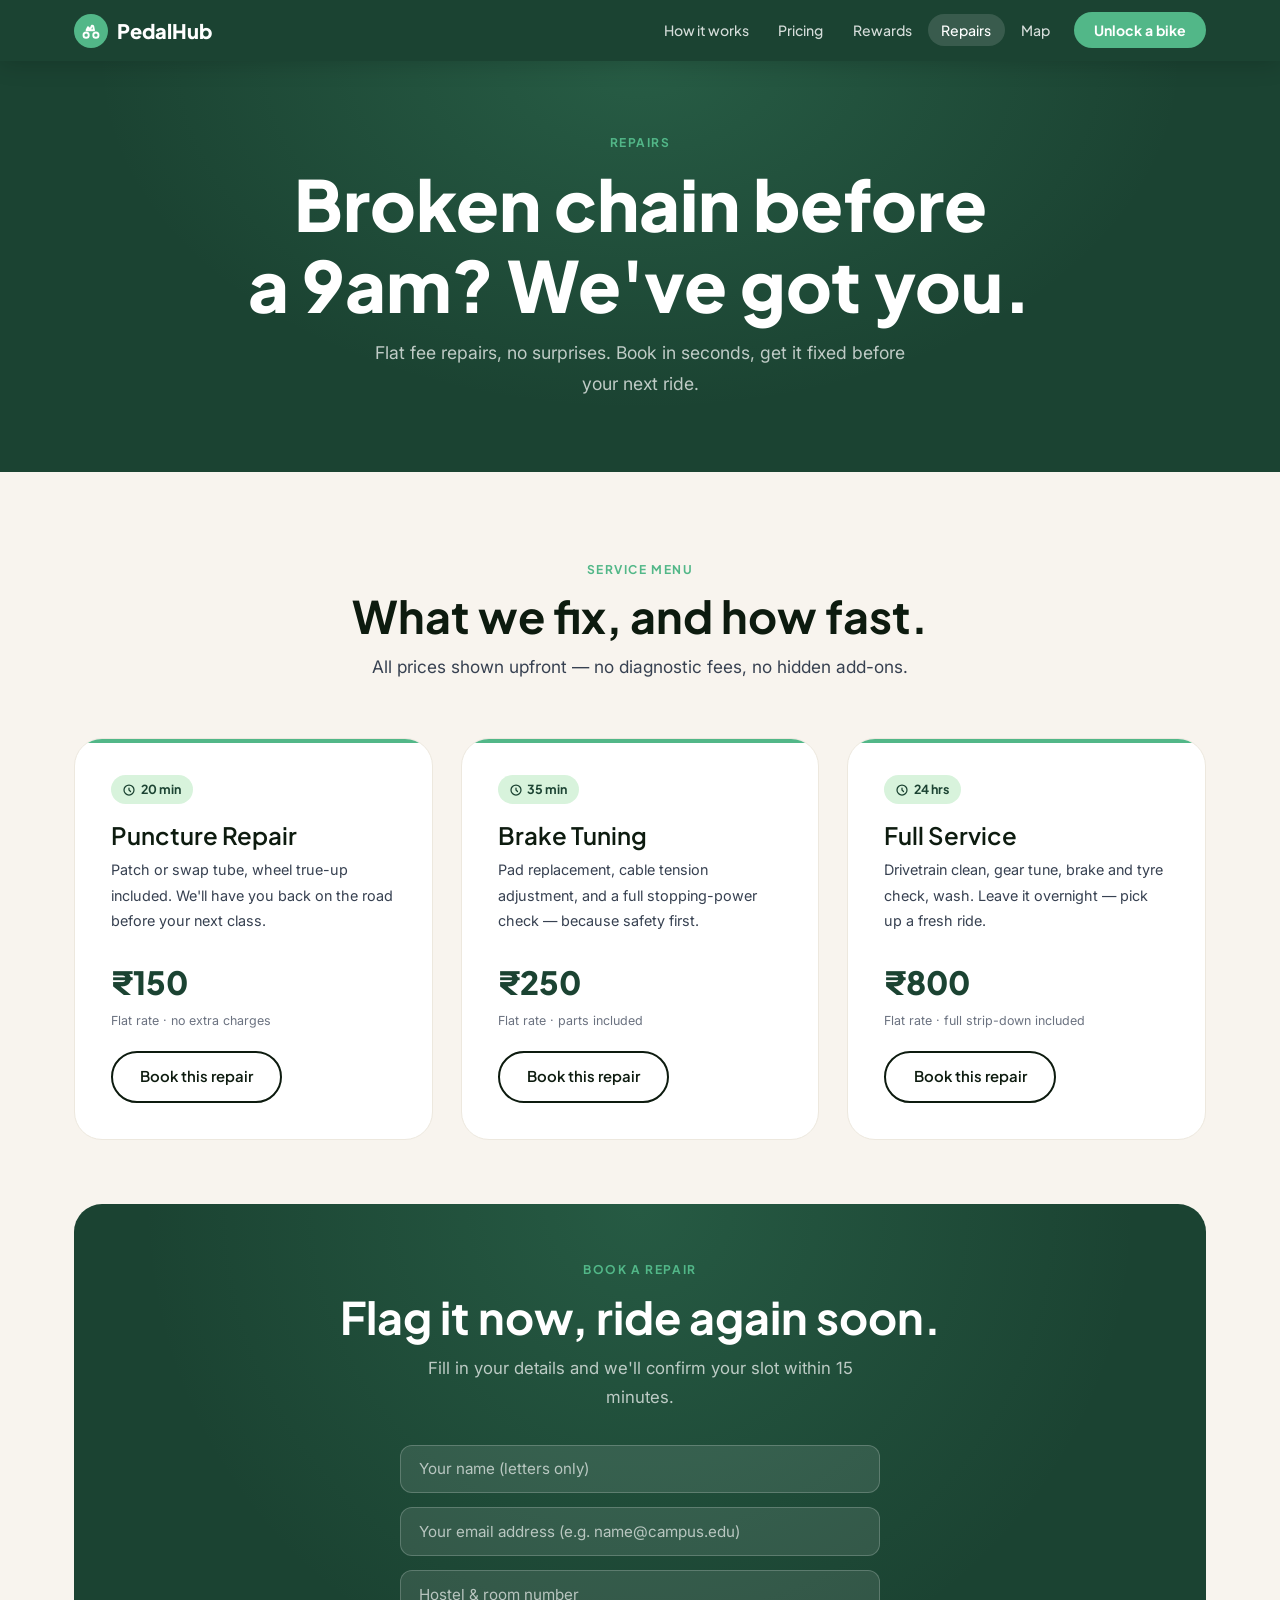
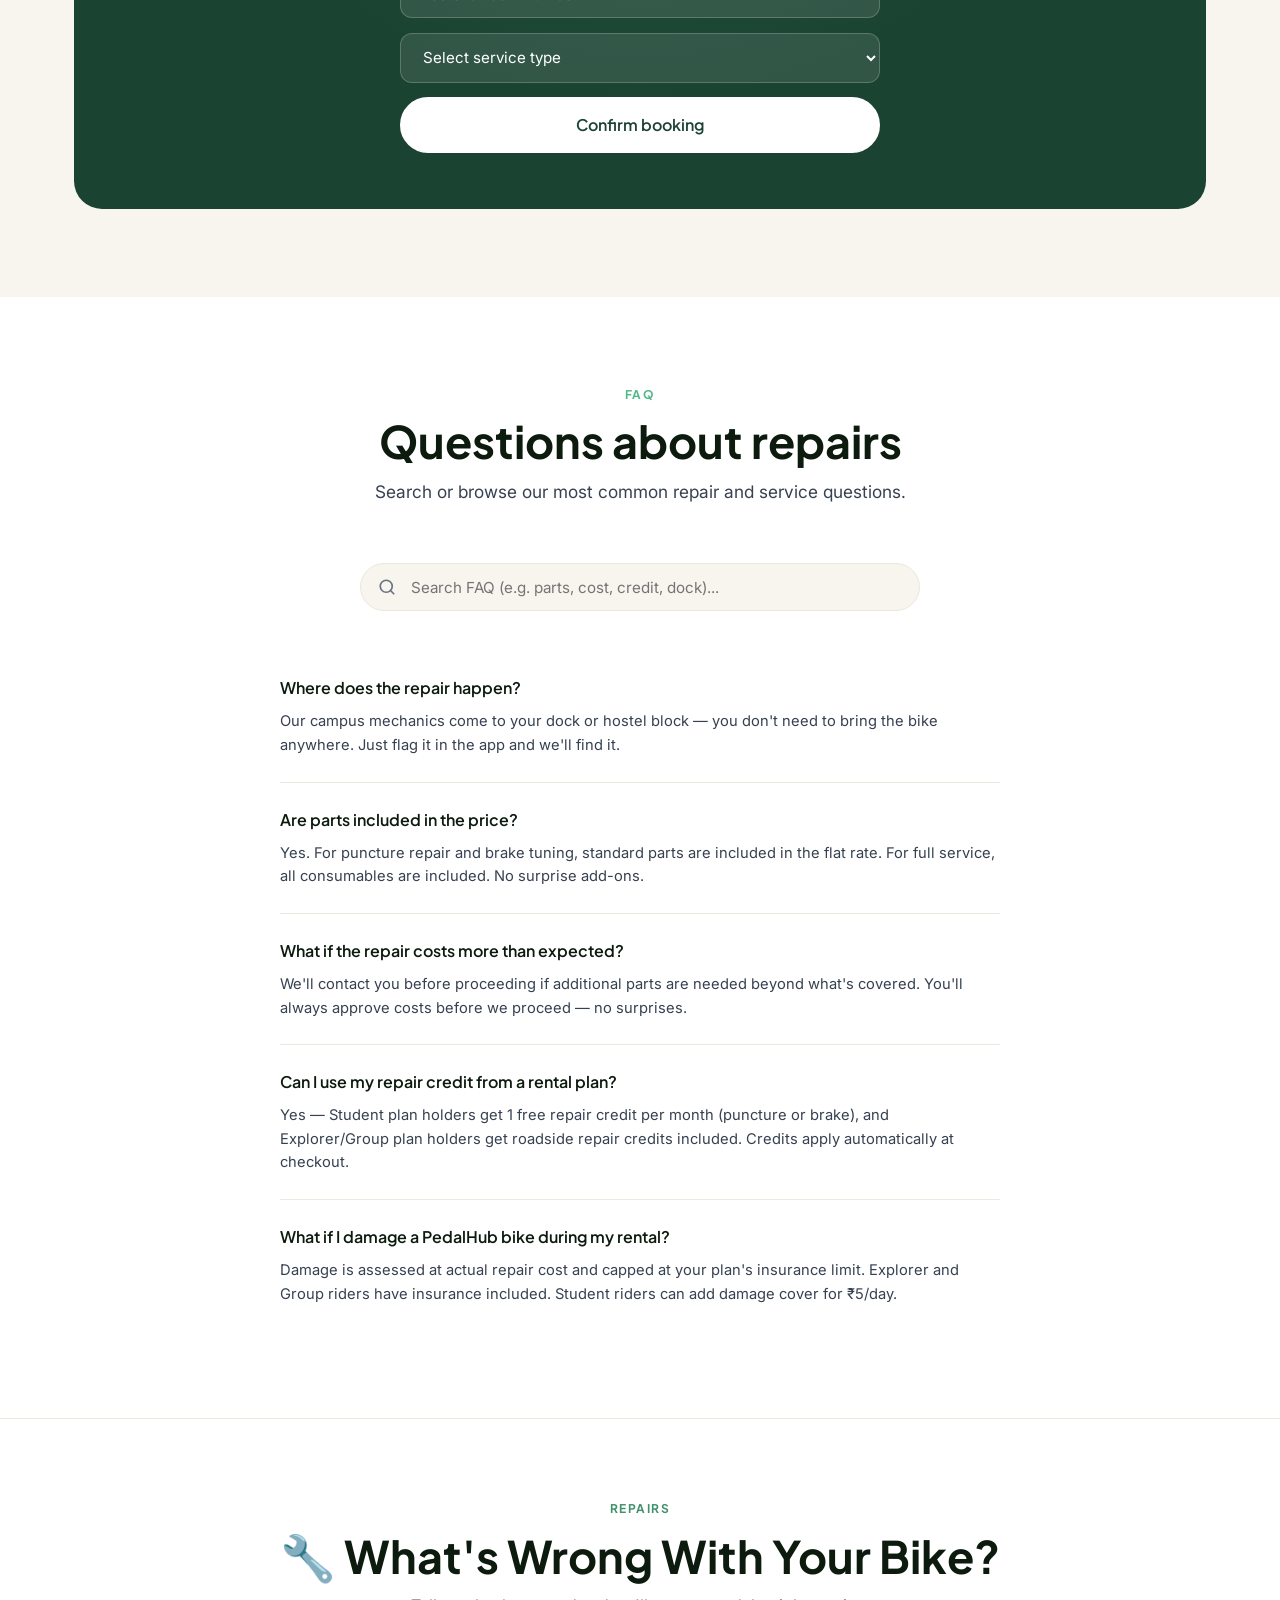
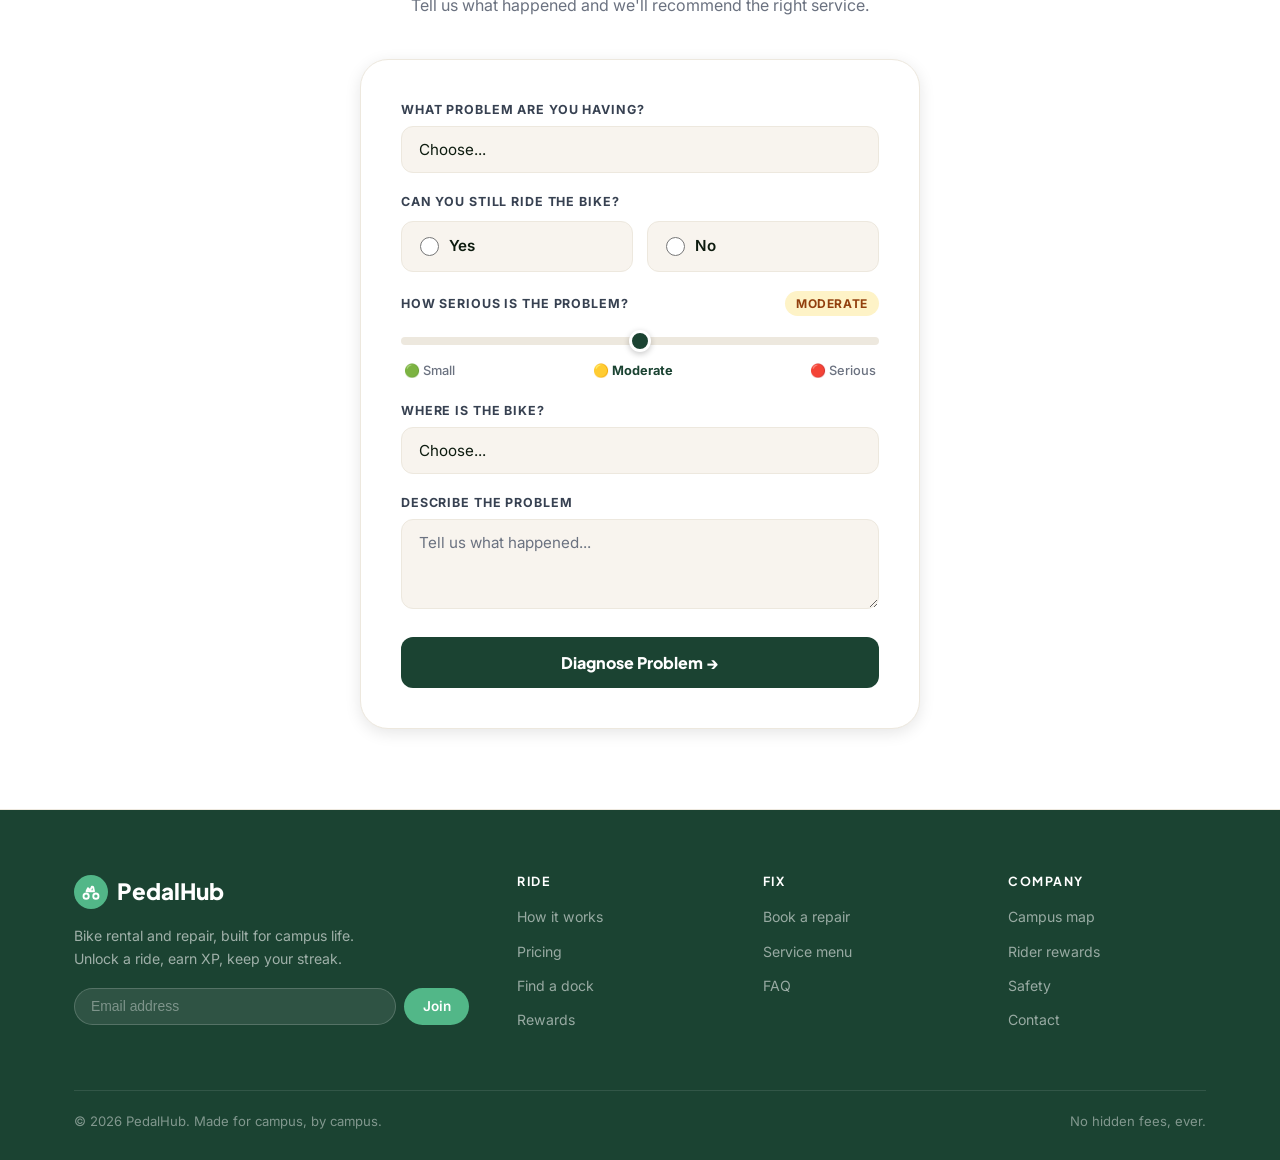
<file: repairs.html>
<!DOCTYPE html>
<html lang="en">
<head>
  <meta charset="UTF-8">
  <meta name="viewport" content="width=device-width, initial-scale=1.0">
  <title>Repairs — PedalHub</title>
  <meta name="description" content="Fast, transparent bike repair services on campus. Puncture repair, brake tuning, and full service — with clear pricing and no hidden fees.">
  <link rel="stylesheet" href="css/styles.css">
  <link rel="preconnect" href="https://fonts.googleapis.com">
  <link rel="preconnect" href="https://fonts.gstatic.com" crossorigin>
  <link href="https://fonts.googleapis.com/css2?family=Plus+Jakarta+Sans:ital,wght@0,400;0,500;0,600;0,700;0,800;1,400&family=Inter:wght@300;400;500;600&display=swap" rel="stylesheet">
</head>
<body>

  <!-- ===== Navigation ===== -->
  <nav class="nav">
    <div class="container">
      <div class="nav-inner">
        <a href="index.html" class="nav-logo">
          <div class="nav-logo-icon">
            <svg width="18" height="18" viewBox="0 0 24 24" fill="none" stroke="white" stroke-width="2.5" stroke-linecap="round" stroke-linejoin="round">
              <circle cx="5.5" cy="17.5" r="3.5"/><circle cx="18.5" cy="17.5" r="3.5"/>
              <path d="M15 6a1 1 0 0 0-1-1h-1l-2 5-3-3-2 4h10L15 6Z"/>
            </svg>
          </div>
          <span class="nav-logo-text">PedalHub</span>
        </a>
        <ul class="nav-links" id="navLinks">
          <li><a href="index.html#how-it-works">How it works</a></li>
          <li><a href="pricing.html">Pricing</a></li>
          <li><a href="rewards.html">Rewards</a></li>
          <li><a href="repairs.html" class="active">Repairs</a></li>
          <li><a href="map.html">Map</a></li>
          <li><a href="pricing.html" class="nav-cta">Unlock a bike</a></li>
        </ul>
        <button class="hamburger" id="hamburger" aria-label="Open menu">
          <span></span><span></span><span></span>
        </button>
      </div>
    </div>
  </nav>

  <!-- ===== Page Hero ===== -->
  <section class="page-hero">
    <div class="container">
      <span class="section-eyebrow" style="color:var(--accent);position:relative">Repairs</span>
      <h1>Broken chain before<br>a 9am? We've got you.</h1>
      <p>Flat fee repairs, no surprises. Book in seconds, get it fixed before your next ride.</p>
    </div>
  </section>

  <!-- ===== Repair Services ===== -->
  <section class="section repairs-section" id="services">
    <div class="container">
      <div class="section-header centered">
        <span class="section-eyebrow">Service menu</span>
        <h2>What we fix, and how fast.</h2>
        <p class="section-subtitle">All prices shown upfront — no diagnostic fees, no hidden add-ons.</p>
      </div>

      <div class="repair-grid">

        <!-- Puncture -->
        <div class="repair-card">
          <div class="repair-time">
            <svg width="12" height="12" viewBox="0 0 24 24" fill="none" stroke="currentColor" stroke-width="2.5" stroke-linecap="round" stroke-linejoin="round"><circle cx="12" cy="12" r="10"/><path d="M12 8v4l3 3"/></svg>
            20 min
          </div>
          <h3>Puncture Repair</h3>
          <p>Patch or swap tube, wheel true-up included. We'll have you back on the road before your next class.</p>
          <div class="repair-price">₹150</div>
          <div class="repair-price-note">Flat rate · no extra charges</div>
          <a href="#bookRepairForm" class="btn btn-outline" id="bookPunctureBtn">Book this repair</a>
        </div>

        <!-- Brake tuning -->
        <div class="repair-card">
          <div class="repair-time">
            <svg width="12" height="12" viewBox="0 0 24 24" fill="none" stroke="currentColor" stroke-width="2.5" stroke-linecap="round" stroke-linejoin="round"><circle cx="12" cy="12" r="10"/><path d="M12 8v4l3 3"/></svg>
            35 min
          </div>
          <h3>Brake Tuning</h3>
          <p>Pad replacement, cable tension adjustment, and a full stopping-power check — because safety first.</p>
          <div class="repair-price">₹250</div>
          <div class="repair-price-note">Flat rate · parts included</div>
          <a href="#bookRepairForm" class="btn btn-outline" id="bookBrakeBtn">Book this repair</a>
        </div>

        <!-- Full service -->
        <div class="repair-card">
          <div class="repair-time">
            <svg width="12" height="12" viewBox="0 0 24 24" fill="none" stroke="currentColor" stroke-width="2.5" stroke-linecap="round" stroke-linejoin="round"><circle cx="12" cy="12" r="10"/><path d="M12 8v4l3 3"/></svg>
            24 hrs
          </div>
          <h3>Full Service</h3>
          <p>Drivetrain clean, gear tune, brake and tyre check, wash. Leave it overnight — pick up a fresh ride.</p>
          <div class="repair-price">₹800</div>
          <div class="repair-price-note">Flat rate · full strip-down included</div>
          <a href="#bookRepairForm" class="btn btn-outline" id="bookFullBtn">Book this repair</a>
        </div>

      </div>

      <!-- Booking CTA box -->
      <div class="book-cta-box" id="bookRepairForm">
        <span class="section-eyebrow" style="color:var(--accent)">Book a repair</span>
        <h2>Flag it now, ride again soon.</h2>
        <p>Fill in your details and we'll confirm your slot within 15 minutes.</p>

        <form style="max-width:480px; margin:0 auto; text-align:left;" id="repairForm" onsubmit="handleRepairSubmit(event)" novalidate>
          <div style="display:flex; flex-direction:column; gap:0.9rem;">
            <div class="form-field-group">
              <input type="text" id="riderName" placeholder="Your name (letters only)" aria-label="Your name"
                style="padding:0.85rem 1.15rem; border-radius:var(--radius-md); border:1px solid rgba(255,255,255,0.2); background:rgba(255,255,255,0.1); color:white; font-size:0.95rem; font-family:inherit; outline:none; width:100%; box-sizing:border-box;">
              <span class="form-error-msg" id="nameError"></span>
            </div>
            <div class="form-field-group">
              <input type="email" id="riderEmail" placeholder="Your email address (e.g. name@campus.edu)" aria-label="Your email address"
                style="padding:0.85rem 1.15rem; border-radius:var(--radius-md); border:1px solid rgba(255,255,255,0.2); background:rgba(255,255,255,0.1); color:white; font-size:0.95rem; font-family:inherit; outline:none; width:100%; box-sizing:border-box;">
              <span class="form-error-msg" id="emailError"></span>
            </div>
            <div class="form-field-group">
              <input type="text" id="hostelRoom" placeholder="Hostel & room number" aria-label="Hostel and room number"
                style="padding:0.85rem 1.15rem; border-radius:var(--radius-md); border:1px solid rgba(255,255,255,0.2); background:rgba(255,255,255,0.1); color:white; font-size:0.95rem; font-family:inherit; outline:none; width:100%; box-sizing:border-box;">
              <span class="form-error-msg" id="hostelError"></span>
            </div>
            <div class="form-field-group">
              <select id="serviceType" aria-label="Select service type"
                style="padding:0.85rem 1.15rem; border-radius:var(--radius-md); border:1px solid rgba(255,255,255,0.2); background:rgba(255,255,255,0.1); color:white; font-size:0.95rem; font-family:inherit; outline:none; width:100%; box-sizing:border-box;">
                <option value="" style="background:var(--primary)">Select service type</option>
                <option value="puncture" style="background:var(--primary)">Puncture Repair — ₹150</option>
                <option value="brake" style="background:var(--primary)">Brake Tuning — ₹250</option>
                <option value="full" style="background:var(--primary)">Full Service — ₹800</option>
              </select>
              <span class="form-error-msg" id="serviceError"></span>
            </div>
            <button type="submit" class="btn btn-white btn-lg" style="justify-content:center;" id="submitRepairBtn">Confirm booking</button>
          </div>
        </form>

        <div id="repairSuccess" style="display:none; margin-top:1.5rem; padding:1.25rem 1.5rem; background:rgba(82,183,136,0.2); border-radius:var(--radius-md); border:1px solid rgba(82,183,136,0.4);">
          <p style="color:var(--white); font-weight:600; text-align:center;">✅ Booking received! We'll confirm your slot within 15 minutes.</p>
        </div>
      </div>

    </div>
  </section>

  <!-- ===== FAQ ===== -->
  <section class="section faq-section" id="faq">
    <div class="container">
      <div class="section-header centered">
        <span class="section-eyebrow">FAQ</span>
        <h2>Questions about repairs</h2>
        <p class="section-subtitle">Search or browse our most common repair and service questions.</p>
      </div>

      <!-- FAQ Search Bar -->
      <div class="faq-search-wrap">
        <div class="faq-search-box">
          <span class="faq-search-icon">
            <svg width="18" height="18" viewBox="0 0 24 24" fill="none" stroke="currentColor" stroke-width="2.2" stroke-linecap="round" stroke-linejoin="round">
              <circle cx="11" cy="11" r="8"></circle>
              <line x1="21" y1="21" x2="16.65" y2="16.65"></line>
            </svg>
          </span>
          <input 
            type="text" 
            id="faqSearchInput" 
            class="faq-search-input" 
            placeholder="Search FAQ (e.g. parts, cost, credit, dock)..." 
            aria-label="Search frequently asked questions"
            autocomplete="off"
          >
          <button type="button" id="faqSearchClear" class="faq-search-clear" aria-label="Clear search">×</button>
        </div>
        <div id="faqSearchResultCount" class="faq-results-count" style="display:none;"></div>
      </div>

      <div class="faq-list" id="faqList">
        <div class="faq-item">
          <div class="faq-q">Where does the repair happen?</div>
          <div class="faq-a">Our campus mechanics come to your dock or hostel block — you don't need to bring the bike anywhere. Just flag it in the app and we'll find it.</div>
        </div>
        <div class="faq-item">
          <div class="faq-q">Are parts included in the price?</div>
          <div class="faq-a">Yes. For puncture repair and brake tuning, standard parts are included in the flat rate. For full service, all consumables are included. No surprise add-ons.</div>
        </div>
        <div class="faq-item">
          <div class="faq-q">What if the repair costs more than expected?</div>
          <div class="faq-a">We'll contact you before proceeding if additional parts are needed beyond what's covered. You'll always approve costs before we proceed — no surprises.</div>
        </div>
        <div class="faq-item">
          <div class="faq-q">Can I use my repair credit from a rental plan?</div>
          <div class="faq-a">Yes — Student plan holders get 1 free repair credit per month (puncture or brake), and Explorer/Group plan holders get roadside repair credits included. Credits apply automatically at checkout.</div>
        </div>
        <div class="faq-item">
          <div class="faq-q">What if I damage a PedalHub bike during my rental?</div>
          <div class="faq-a">Damage is assessed at actual repair cost and capped at your plan's insurance limit. Explorer and Group riders have insurance included. Student riders can add damage cover for ₹5/day.</div>
        </div>
      </div>

      <div id="faqNoResults" class="faq-no-results">
        <h3>🔍 No matching questions found</h3>
        <p>Try searching with different keywords or clear the search to see all questions.</p>
      </div>
    </div>
  </section>


  <!-- ===== Form Section (built by js/repair.js) ===== -->
  <div id="ph-form-section" class="ph-form-section" data-form="repair"></div>

  <!-- ===== Footer ===== -->
  <footer class="footer">
    <div class="container">
      <div class="footer-grid">
        <div class="footer-brand">
          <a href="index.html" class="nav-logo">
            <div class="nav-logo-icon">
              <svg width="18" height="18" viewBox="0 0 24 24" fill="none" stroke="white" stroke-width="2.5" stroke-linecap="round" stroke-linejoin="round">
                <circle cx="5.5" cy="17.5" r="3.5"/><circle cx="18.5" cy="17.5" r="3.5"/>
                <path d="M15 6a1 1 0 0 0-1-1h-1l-2 5-3-3-2 4h10L15 6Z"/>
              </svg>
            </div>
            <span class="nav-logo-text">PedalHub</span>
          </a>
          <p>Bike rental and repair, built for campus life. Unlock a ride, earn XP, keep your streak.</p>
          <form class="footer-newsletter" novalidate onsubmit="handleNewsletterSubmit(event, this)">
            <input type="text" placeholder="Email address" aria-label="Email for newsletter">
            <button type="submit">Join</button>
          </form>
        </div>
        <div class="footer-col">
          <h4>Ride</h4>
          <ul>
            <li><a href="index.html#how-it-works">How it works</a></li>
            <li><a href="pricing.html">Pricing</a></li>
            <li><a href="map.html">Find a dock</a></li>
            <li><a href="rewards.html">Rewards</a></li>
          </ul>
        </div>
        <div class="footer-col">
          <h4>Fix</h4>
          <ul>
            <li><a href="repairs.html">Book a repair</a></li>
            <li><a href="#services">Service menu</a></li>
            <li><a href="#faq">FAQ</a></li>
          </ul>
        </div>
        <div class="footer-col">
          <h4>Company</h4>
          <ul>
            <li><a href="map.html">Campus map</a></li>
            <li><a href="rewards.html">Rider rewards</a></li>
            <li><a href="repairs.html">Safety</a></li>
            <li><a href="#faq">Contact</a></li>
          </ul>
        </div>
      </div>
      <div class="footer-bottom">
        <span>© 2026 PedalHub. Made for campus, by campus.</span>
        <span>No hidden fees, ever.</span>
      </div>
    </div>
  </footer>


  <script>
    const hamburger = document.getElementById('hamburger');
    const navLinks  = document.getElementById('navLinks');
    hamburger.addEventListener('click', () => navLinks.classList.toggle('open'));
    navLinks.querySelectorAll('a').forEach(a => a.addEventListener('click', () => navLinks.classList.remove('open')));

    // Helper to safely escape HTML in dynamic text
    function escapeHtml(str) {
      const div = document.createElement('div');
      div.textContent = str;
      return div.innerHTML;
    }

    // Name field: block and remove numeric input
    const riderNameInput = document.getElementById('riderName');
    const nameErrorEl    = document.getElementById('nameError');
    const riderEmailInput = document.getElementById('riderEmail');
    const emailErrorEl   = document.getElementById('emailError');

    if (riderNameInput) {
      // Block digit keypresses
      riderNameInput.addEventListener('keydown', function(e) {
        if (e.key >= '0' && e.key <= '9' && !e.ctrlKey && !e.metaKey && !e.altKey) {
          e.preventDefault();
          if (nameErrorEl) {
            nameErrorEl.textContent = 'Numbers are not allowed in the name field.';
            nameErrorEl.style.display = 'block';
          }
        }
      });

      // Strip digits on paste or input
      riderNameInput.addEventListener('input', function() {
        if (/\d/.test(this.value)) {
          this.value = this.value.replace(/\d/g, '');
          if (nameErrorEl) {
            nameErrorEl.textContent = 'Numbers are not allowed in the name field.';
            nameErrorEl.style.display = 'block';
          }
        } else {
          if (nameErrorEl) nameErrorEl.style.display = 'none';
        }
      });
    }

    if (riderEmailInput) {
      riderEmailInput.addEventListener('input', function() {
        if (emailErrorEl) emailErrorEl.style.display = 'none';
      });
    }

    // Inline booking CTA form submission with validation
    function handleRepairSubmit(e) {
      e.preventDefault();
      const name    = document.getElementById('riderName').value.trim();
      const email   = document.getElementById('riderEmail').value.trim();
      const hostel  = document.getElementById('hostelRoom').value.trim();
      const service = document.getElementById('serviceType').value;

      // Reset error messages
      ['nameError', 'emailError', 'hostelError', 'serviceError'].forEach(id => {
        const el = document.getElementById(id);
        if (el) el.style.display = 'none';
      });

      // Name validation: check empty, digits, or insufficient letters
      if (!name) {
        if (nameErrorEl) {
          nameErrorEl.textContent = 'Please enter your name.';
          nameErrorEl.style.display = 'block';
        }
        alert('Please enter your name.');
        document.getElementById('riderName').focus();
        return;
      }

      if (/\d/.test(name)) {
        if (nameErrorEl) {
          nameErrorEl.textContent = 'Name cannot contain numbers.';
          nameErrorEl.style.display = 'block';
        }
        alert('Numbers are not allowed in the name field. Please enter letters only.');
        document.getElementById('riderName').focus();
        return;
      }

      if (name.replace(/[^a-zA-Z]/g, '').length < 2) {
        if (nameErrorEl) {
          nameErrorEl.textContent = 'Please enter a valid name (at least 2 letters).';
          nameErrorEl.style.display = 'block';
        }
        alert('Please enter a valid name with at least 2 letters.');
        document.getElementById('riderName').focus();
        return;
      }

      // Email validation: check empty and valid format
      const emailRegex = /^[^\s@]+@[^\s@]+\.[^\s@]+$/;
      if (!email) {
        if (emailErrorEl) {
          emailErrorEl.textContent = 'Please enter your email address.';
          emailErrorEl.style.display = 'block';
        }
        alert('Please enter your email address.');
        document.getElementById('riderEmail').focus();
        return;
      }

      if (!emailRegex.test(email)) {
        if (emailErrorEl) {
          emailErrorEl.textContent = 'Please enter a valid email address (e.g. name@campus.edu).';
          emailErrorEl.style.display = 'block';
        }
        alert('Please enter a valid email address (e.g. name@campus.edu).');
        document.getElementById('riderEmail').focus();
        return;
      }

      // Hostel validation
      if (!hostel) {
        const hostelErr = document.getElementById('hostelError');
        if (hostelErr) {
          hostelErr.textContent = 'Please enter your hostel & room number.';
          hostelErr.style.display = 'block';
        }
        alert('Please enter your hostel and room number.');
        document.getElementById('hostelRoom').focus();
        return;
      }

      // Service type validation
      if (!service) {
        const serviceErr = document.getElementById('serviceError');
        if (serviceErr) {
          serviceErr.textContent = 'Please select a service type.';
          serviceErr.style.display = 'block';
        }
        alert('Please select a service type.');
        document.getElementById('serviceType').focus();
        return;
      }

      // Display success message with email confirmation
      const successEl = document.getElementById('repairSuccess');
      successEl.innerHTML = `
        <p style="color:var(--white); font-weight:600; text-align:center; font-size:1.05rem; margin-bottom:0.35rem;">✅ Booking received!</p>
        <p style="color:rgba(255,255,255,0.9); font-size:0.92rem; text-align:center;">Confirmation details sent to <strong>${escapeHtml(email)}</strong>. We'll confirm your slot within 15 minutes.</p>
      `;
      successEl.style.display = 'block';
      document.getElementById('repairForm').style.display = 'none';
    }

    // Pre-select service when clicking repair card buttons
    document.querySelectorAll('[id^="book"]').forEach(btn => {
      btn.addEventListener('click', function() {
        const map = { bookPunctureBtn:'puncture', bookBrakeBtn:'brake', bookFullBtn:'full' };
        const sel = document.getElementById('serviceType');
        if (sel && map[this.id]) sel.value = map[this.id];
      });
    });

    // FAQ Real-Time Search functionality
    const faqSearchInput = document.getElementById('faqSearchInput');
    const faqSearchClear = document.getElementById('faqSearchClear');
    const faqItems       = document.querySelectorAll('#faqList .faq-item');
    const faqNoResults   = document.getElementById('faqNoResults');
    const faqResultCount = document.getElementById('faqSearchResultCount');

    if (faqSearchInput) {
      faqSearchInput.addEventListener('input', function() {
        const query = this.value.trim().toLowerCase();
        let matchCount = 0;

        if (query.length > 0) {
          if (faqSearchClear) faqSearchClear.style.display = 'block';
        } else {
          if (faqSearchClear) faqSearchClear.style.display = 'none';
        }

        faqItems.forEach(item => {
          const qText = item.querySelector('.faq-q')?.textContent.toLowerCase() || '';
          const aText = item.querySelector('.faq-a')?.textContent.toLowerCase() || '';

          if (query === '' || qText.includes(query) || aText.includes(query)) {
            item.style.display = '';
            matchCount++;
          } else {
            item.style.display = 'none';
          }
        });

        if (query.length > 0) {
          if (faqResultCount) {
            faqResultCount.style.display = 'block';
            faqResultCount.textContent = `Found ${matchCount} ${matchCount === 1 ? 'question' : 'questions'} matching "${this.value.trim()}"`;
          }
          if (faqNoResults) {
            faqNoResults.style.display = matchCount === 0 ? 'block' : 'none';
          }
        } else {
          if (faqResultCount) faqResultCount.style.display = 'none';
          if (faqNoResults) faqNoResults.style.display = 'none';
        }
      });

      if (faqSearchClear) {
        faqSearchClear.addEventListener('click', function() {
          faqSearchInput.value = '';
          faqSearchInput.dispatchEvent(new Event('input'));
          faqSearchInput.focus();
        });
      }

      faqSearchInput.addEventListener('keydown', function(e) {
        if (e.key === 'Escape') {
          faqSearchInput.value = '';
          faqSearchInput.dispatchEvent(new Event('input'));
        }
      });
    }

    // Newsletter JS validation
    function handleNewsletterSubmit(e, formEl) {
      e.preventDefault();
      const input = formEl.querySelector('input');
      const email = input ? input.value.trim() : '';
      const emailRegex = /^[^\s@]+@[^\s@]+\.[^\s@]+$/;
      if (!email) {
        alert('Please enter your email address.');
        if (input) input.focus();
        return false;
      }
      if (!emailRegex.test(email)) {
        alert('Please enter a valid email address (e.g. name@campus.edu).');
        if (input) input.focus();
        return false;
      }
      alert('Thank you for subscribing to PedalHub updates!');
      if (input) input.value = '';
      return false;
    }
  </script>
  <script src="js/repair.js"></script>
</body>
</html>
</file>
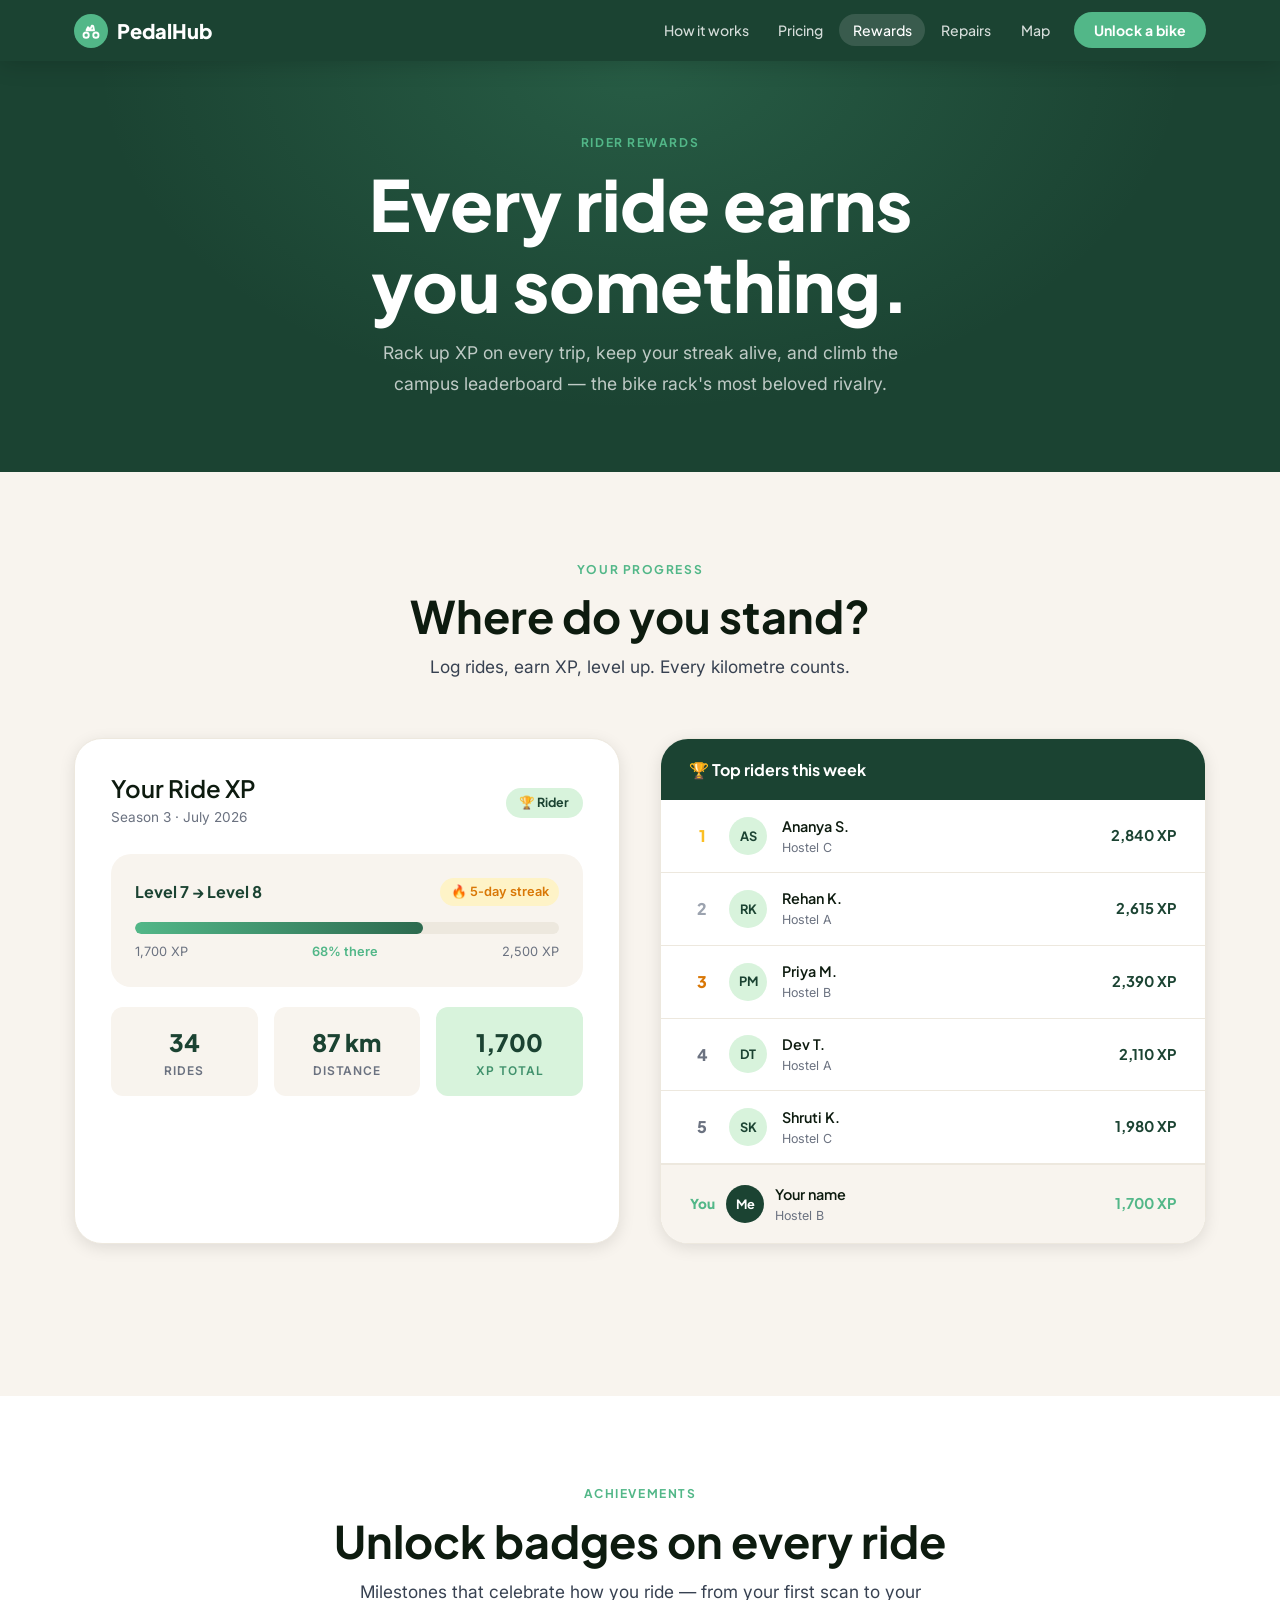
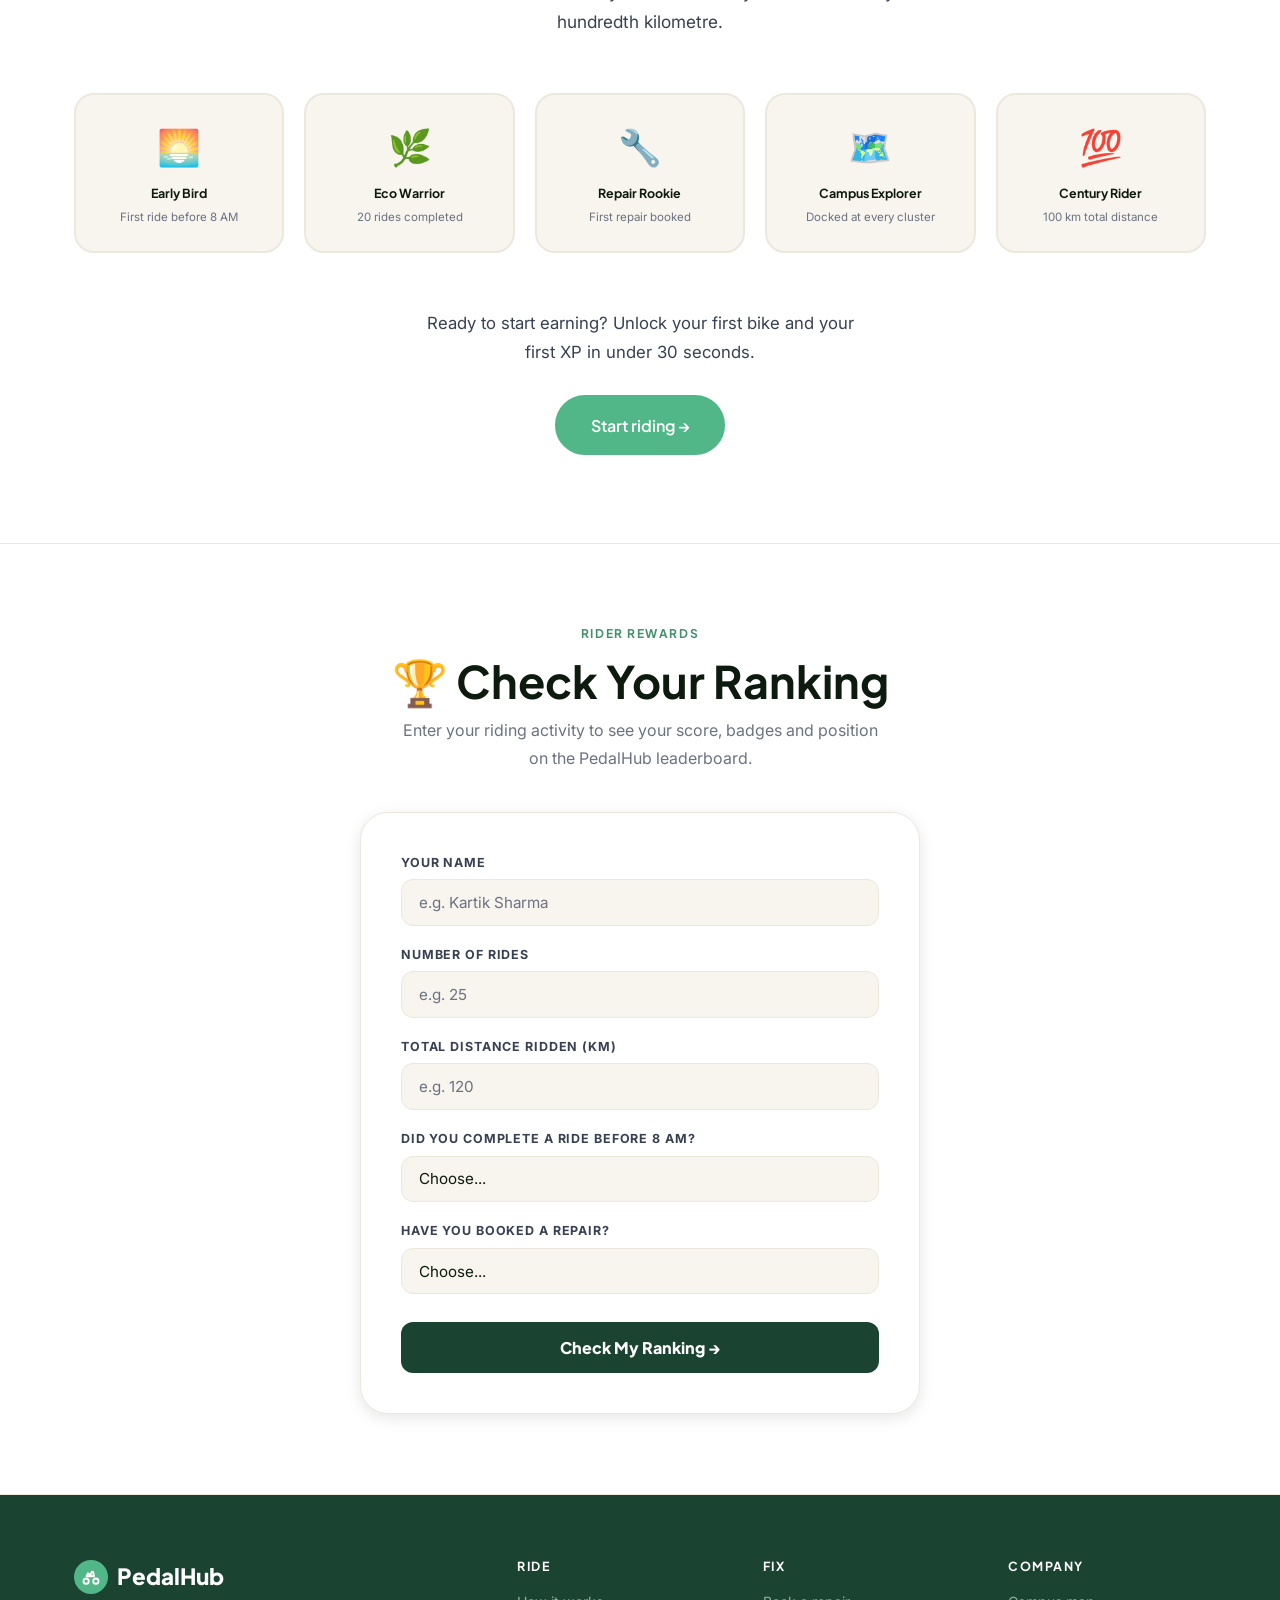
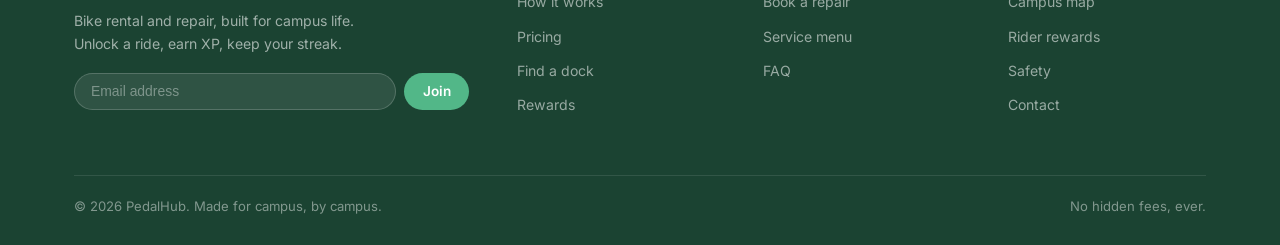
<file: rewards.html>
<!DOCTYPE html>
<html lang="en">
<head>
  <meta charset="UTF-8">
  <meta name="viewport" content="width=device-width, initial-scale=1.0">
  <title>Rider Rewards — PedalHub</title>
  <meta name="description" content="Earn XP on every ride, climb the campus leaderboard, and unlock achievements. PedalHub rewards every rider on campus.">
  <link rel="stylesheet" href="css/styles.css">
  <link rel="preconnect" href="https://fonts.googleapis.com">
  <link rel="preconnect" href="https://fonts.gstatic.com" crossorigin>
  <link href="https://fonts.googleapis.com/css2?family=Plus+Jakarta+Sans:ital,wght@0,400;0,500;0,600;0,700;0,800;1,400&family=Inter:wght@300;400;500;600&display=swap" rel="stylesheet">
</head>
<body>

  <!-- ===== Navigation ===== -->
  <nav class="nav">
    <div class="container">
      <div class="nav-inner">
        <a href="index.html" class="nav-logo">
          <div class="nav-logo-icon">
            <svg width="18" height="18" viewBox="0 0 24 24" fill="none" stroke="white" stroke-width="2.5" stroke-linecap="round" stroke-linejoin="round">
              <circle cx="5.5" cy="17.5" r="3.5"/><circle cx="18.5" cy="17.5" r="3.5"/>
              <path d="M15 6a1 1 0 0 0-1-1h-1l-2 5-3-3-2 4h10L15 6Z"/>
            </svg>
          </div>
          <span class="nav-logo-text">PedalHub</span>
        </a>
        <ul class="nav-links" id="navLinks">
          <li><a href="index.html#how-it-works">How it works</a></li>
          <li><a href="pricing.html">Pricing</a></li>
          <li><a href="rewards.html" class="active">Rewards</a></li>
          <li><a href="repairs.html">Repairs</a></li>
          <li><a href="map.html">Map</a></li>
          <li><a href="pricing.html" class="nav-cta">Unlock a bike</a></li>
        </ul>
        <button class="hamburger" id="hamburger" aria-label="Open menu">
          <span></span><span></span><span></span>
        </button>
      </div>
    </div>
  </nav>

  <!-- ===== Page Hero ===== -->
  <section class="page-hero">
    <div class="container">
      <span class="section-eyebrow" style="color:var(--accent);position:relative">Rider Rewards</span>
      <h1>Every ride earns<br>you something.</h1>
      <p>Rack up XP on every trip, keep your streak alive, and climb the campus leaderboard — the bike rack's most beloved rivalry.</p>
    </div>
  </section>

  <!-- ===== XP + Leaderboard ===== -->
  <section class="section rewards-section">
    <div class="container">
      <div class="section-header centered">
        <span class="section-eyebrow">Your progress</span>
        <h2>Where do you stand?</h2>
        <p class="section-subtitle">Log rides, earn XP, level up. Every kilometre counts.</p>
      </div>

      <div class="rewards-layout">

        <!-- XP Card -->
        <div class="xp-card">
          <div style="display:flex; align-items:center; justify-content:space-between; margin-bottom:1.5rem;">
            <div>
              <h3 style="margin-bottom:0.2rem">Your Ride XP</h3>
              <p style="font-size:0.85rem; color:var(--text-light); margin:0">Season 3 · July 2026</p>
            </div>
            <div class="badge badge-pale">🏆 Rider</div>
          </div>

          <!-- Progress to Level 8 -->
          <div style="background:var(--cream); border-radius:var(--radius-lg); padding:1.5rem; margin-bottom:1.25rem;">
            <div class="xp-card-header">
              <span class="xp-level-label">Level 7 → Level 8</span>
              <span class="xp-streak">🔥 5-day streak</span>
            </div>
            <div class="xp-bar-track">
              <div class="xp-bar-fill"></div>
            </div>
            <div class="xp-bar-meta">
              <span>1,700 XP</span>
              <span style="color:var(--accent); font-weight:600;">68% there</span>
              <span>2,500 XP</span>
            </div>
          </div>

          <!-- Stats row -->
          <div style="display:grid; grid-template-columns:repeat(3,1fr); gap:1rem; text-align:center;">
            <div style="background:var(--cream); border-radius:var(--radius-md); padding:1rem;">
              <div style="font-family:var(--font-heading); font-size:1.5rem; font-weight:800; color:var(--primary)">34</div>
              <div style="font-size:0.75rem; color:var(--text-light); font-weight:600; text-transform:uppercase; letter-spacing:0.08em">Rides</div>
            </div>
            <div style="background:var(--cream); border-radius:var(--radius-md); padding:1rem;">
              <div style="font-family:var(--font-heading); font-size:1.5rem; font-weight:800; color:var(--primary)">87 km</div>
              <div style="font-size:0.75rem; color:var(--text-light); font-weight:600; text-transform:uppercase; letter-spacing:0.08em">Distance</div>
            </div>
            <div style="background:var(--accent-pale); border-radius:var(--radius-md); padding:1rem;">
              <div style="font-family:var(--font-heading); font-size:1.5rem; font-weight:800; color:var(--primary)">1,700</div>
              <div style="font-size:0.75rem; color:var(--accent-hover); font-weight:600; text-transform:uppercase; letter-spacing:0.08em">XP Total</div>
            </div>
          </div>
        </div>

        <!-- Leaderboard -->
        <div class="leaderboard">
          <div class="leaderboard-head">🏆 Top riders this week</div>

          <div class="lb-row">
            <div class="lb-rank gold">1</div>
            <div class="lb-avatar">AS</div>
            <div class="lb-info">
              <div class="lb-name">Ananya S.</div>
              <div class="lb-hostel">Hostel C</div>
            </div>
            <div class="lb-xp">2,840 XP</div>
          </div>

          <div class="lb-row">
            <div class="lb-rank silver">2</div>
            <div class="lb-avatar">RK</div>
            <div class="lb-info">
              <div class="lb-name">Rehan K.</div>
              <div class="lb-hostel">Hostel A</div>
            </div>
            <div class="lb-xp">2,615 XP</div>
          </div>

          <div class="lb-row">
            <div class="lb-rank bronze">3</div>
            <div class="lb-avatar">PM</div>
            <div class="lb-info">
              <div class="lb-name">Priya M.</div>
              <div class="lb-hostel">Hostel B</div>
            </div>
            <div class="lb-xp">2,390 XP</div>
          </div>

          <div class="lb-row">
            <div class="lb-rank">4</div>
            <div class="lb-avatar">DT</div>
            <div class="lb-info">
              <div class="lb-name">Dev T.</div>
              <div class="lb-hostel">Hostel A</div>
            </div>
            <div class="lb-xp">2,110 XP</div>
          </div>

          <div class="lb-row">
            <div class="lb-rank">5</div>
            <div class="lb-avatar">SK</div>
            <div class="lb-info">
              <div class="lb-name">Shruti K.</div>
              <div class="lb-hostel">Hostel C</div>
            </div>
            <div class="lb-xp">1,980 XP</div>
          </div>

          <div style="padding:1.1rem 1.75rem; background:var(--cream); border-top:1px solid var(--cream-dark);">
            <div style="display:flex; align-items:center; gap:0.7rem;">
              <div class="lb-rank" style="color:var(--accent); font-size:0.85rem;">You</div>
              <div class="lb-avatar" style="background:var(--primary); color:var(--white);">Me</div>
              <div class="lb-info">
                <div class="lb-name">Your name</div>
                <div class="lb-hostel">Hostel B</div>
              </div>
              <div class="lb-xp" style="color:var(--accent);">1,700 XP</div>
            </div>
          </div>
        </div>

      </div>
    </div>
  </section>

  <!-- ===== Achievements ===== -->
  <section class="section achievements-section">
    <div class="container">
      <div class="section-header centered">
        <span class="section-eyebrow">Achievements</span>
        <h2>Unlock badges on every ride</h2>
        <p class="section-subtitle">Milestones that celebrate how you ride — from your first scan to your hundredth kilometre.</p>
      </div>
      <div class="ach-grid">
        <div class="ach-card">
          <div class="ach-icon">🌅</div>
          <div class="ach-name">Early Bird</div>
          <div class="ach-desc">First ride before 8 AM</div>
        </div>
        <div class="ach-card">
          <div class="ach-icon">🌿</div>
          <div class="ach-name">Eco Warrior</div>
          <div class="ach-desc">20 rides completed</div>
        </div>
        <div class="ach-card">
          <div class="ach-icon">🔧</div>
          <div class="ach-name">Repair Rookie</div>
          <div class="ach-desc">First repair booked</div>
        </div>
        <div class="ach-card">
          <div class="ach-icon">🗺️</div>
          <div class="ach-name">Campus Explorer</div>
          <div class="ach-desc">Docked at every cluster</div>
        </div>
        <div class="ach-card">
          <div class="ach-icon">💯</div>
          <div class="ach-name">Century Rider</div>
          <div class="ach-desc">100 km total distance</div>
        </div>
      </div>

      <!-- CTA -->
      <div style="text-align:center; margin-top:3.5rem;">
        <p style="max-width:460px; margin:0 auto 1.75rem;">Ready to start earning? Unlock your first bike and your first XP in under 30 seconds.</p>
        <a href="pricing.html" class="btn btn-primary btn-lg" id="startRidingBtn">Start riding →</a>
      </div>
    </div>
  </section>


  <!-- ===== Form Section (built by js/achievement.js) ===== -->
  <div id="ph-form-section" class="ph-form-section" data-form="achievement"></div>

  <!-- ===== Footer ===== -->
  <footer class="footer">
    <div class="container">
      <div class="footer-grid">
        <div class="footer-brand">
          <a href="index.html" class="nav-logo">
            <div class="nav-logo-icon">
              <svg width="18" height="18" viewBox="0 0 24 24" fill="none" stroke="white" stroke-width="2.5" stroke-linecap="round" stroke-linejoin="round">
                <circle cx="5.5" cy="17.5" r="3.5"/><circle cx="18.5" cy="17.5" r="3.5"/>
                <path d="M15 6a1 1 0 0 0-1-1h-1l-2 5-3-3-2 4h10L15 6Z"/>
              </svg>
            </div>
            <span class="nav-logo-text">PedalHub</span>
          </a>
          <p>Bike rental and repair, built for campus life. Unlock a ride, earn XP, keep your streak.</p>
          <form class="footer-newsletter" novalidate onsubmit="handleNewsletterSubmit(event, this)">
            <input type="text" placeholder="Email address" aria-label="Email for newsletter">
            <button type="submit">Join</button>
          </form>
        </div>
        <div class="footer-col">
          <h4>Ride</h4>
          <ul>
            <li><a href="index.html#how-it-works">How it works</a></li>
            <li><a href="pricing.html">Pricing</a></li>
            <li><a href="map.html">Find a dock</a></li>
            <li><a href="rewards.html">Rewards</a></li>
          </ul>
        </div>
        <div class="footer-col">
          <h4>Fix</h4>
          <ul>
            <li><a href="repairs.html">Book a repair</a></li>
            <li><a href="repairs.html#services">Service menu</a></li>
            <li><a href="repairs.html#faq">FAQ</a></li>
          </ul>
        </div>
        <div class="footer-col">
          <h4>Company</h4>
          <ul>
            <li><a href="map.html">Campus map</a></li>
            <li><a href="rewards.html">Rider rewards</a></li>
            <li><a href="repairs.html">Safety</a></li>
            <li><a href="repairs.html#faq">Contact</a></li>
          </ul>
        </div>
      </div>
      <div class="footer-bottom">
        <span>© 2026 PedalHub. Made for campus, by campus.</span>
        <span>No hidden fees, ever.</span>
      </div>
    </div>
  </footer>


  <script>
    const hamburger = document.getElementById('hamburger');
    const navLinks  = document.getElementById('navLinks');
    hamburger.addEventListener('click', () => navLinks.classList.toggle('open'));
    navLinks.querySelectorAll('a').forEach(a => a.addEventListener('click', () => navLinks.classList.remove('open')));

    // Newsletter JS validation
    function handleNewsletterSubmit(e, formEl) {
      e.preventDefault();
      const input = formEl.querySelector('input');
      const email = input ? input.value.trim() : '';
      const emailRegex = /^[^\s@]+@[^\s@]+\.[^\s@]+$/;
      if (!email) {
        alert('Please enter your email address.');
        if (input) input.focus();
        return false;
      }
      if (!emailRegex.test(email)) {
        alert('Please enter a valid email address (e.g. name@campus.edu).');
        if (input) input.focus();
        return false;
      }
      alert('Thank you for subscribing to PedalHub updates!');
      if (input) input.value = '';
      return false;
    }
  </script>
  <script src="js/achievement.js"></script>
</body>
</html>
</file>
<file: css/styles.css>
/* ============================================================
   PEDALHUB — Main Stylesheet
   Campus Bike Rental & Repair
   ============================================================ */

@import url('https://fonts.googleapis.com/css2?family=Plus+Jakarta+Sans:ital,wght@0,400;0,500;0,600;0,700;0,800;1,400&family=Inter:wght@300;400;500;600&display=swap');

/* ===== CSS Variables ===== */
:root {
  --primary:        #1B4332;
  --primary-light:  #2D6A4F;
  --accent:         #52B788;
  --accent-hover:   #40916C;
  --accent-pale:    #D8F3DC;
  --cream:          #F8F4EE;
  --cream-dark:     #EDE8DE;
  --text-dark:      #0D1B0F;
  --text-mid:       #374151;
  --text-light:     #6B7280;
  --white:          #FFFFFF;
  --warning:        #F59E0B;
  --error:          #EF4444;

  --font-heading: 'Plus Jakarta Sans', sans-serif;
  --font-body:    'Inter', sans-serif;

  --radius-sm:   0.375rem;
  --radius-md:   0.75rem;
  --radius-lg:   1.25rem;
  --radius-xl:   1.75rem;
  --radius-full: 9999px;

  --shadow-sm:    0 1px 3px rgba(0,0,0,0.08);
  --shadow-md:    0 4px 16px rgba(0,0,0,0.10);
  --shadow-lg:    0 12px 40px rgba(0,0,0,0.13);
  --shadow-green: 0 8px 30px rgba(27,67,50,0.22);

  --transition: all 0.28s cubic-bezier(0.4, 0, 0.2, 1);
}

/* ===== Reset ===== */
*, *::before, *::after { box-sizing: border-box; margin: 0; padding: 0; }
html { scroll-behavior: smooth; font-size: 16px; }
body {
  font-family: var(--font-body);
  background: var(--cream);
  color: var(--text-dark);
  line-height: 1.6;
  overflow-x: hidden;
}
img { max-width: 100%; height: auto; display: block; }
a { text-decoration: none; color: inherit; }
ul { list-style: none; }
button { font-family: inherit; cursor: pointer; }

/* ===== Typography ===== */
h1, h2, h3, h4, h5 { font-family: var(--font-heading); line-height: 1.15; color: var(--text-dark); }
h1 { font-size: clamp(2.4rem, 5.5vw, 4.8rem); font-weight: 800; }
h2 { font-size: clamp(1.75rem, 3.5vw, 2.8rem); font-weight: 700; }
h3 { font-size: clamp(1.1rem, 2vw, 1.5rem); font-weight: 600; }
h4 { font-size: 1rem; font-weight: 600; }
p  { color: var(--text-mid); font-size: 1.05rem; line-height: 1.75; }

/* ===== Layout ===== */
.container { max-width: 1180px; margin: 0 auto; padding: 0 1.5rem; }
.section    { padding: 5.5rem 0; }
.section-sm { padding: 3.5rem 0; }

/* ===== Navigation ===== */
.nav {
  position: sticky; top: 0; z-index: 200;
  background: var(--primary);
  padding: 0.85rem 0;
  box-shadow: 0 2px 24px rgba(0,0,0,0.18);
}
.nav-inner {
  display: flex; align-items: center;
  justify-content: space-between; gap: 1.5rem;
  position: relative;
}
.nav-logo {
  display: flex; align-items: center; gap: 0.55rem; flex-shrink: 0;
}
.nav-logo-icon {
  width: 34px; height: 34px;
  background: var(--accent);
  border-radius: 50%;
  display: flex; align-items: center; justify-content: center;
  transition: var(--transition);
}
.nav-logo:hover .nav-logo-icon { background: var(--accent-hover); transform: rotate(-5deg) scale(1.08); }
.nav-logo-text { font-family: var(--font-heading); font-weight: 800; font-size: 1.25rem; color: var(--white); }
.nav-links { display: flex; align-items: center; gap: 0.15rem; }
.nav-links a {
  color: rgba(255,255,255,0.82); font-size: 0.88rem; font-weight: 500;
  padding: 0.45rem 0.85rem; border-radius: var(--radius-full); transition: var(--transition);
  font-family: var(--font-heading);
}
.nav-links a:hover, .nav-links a.active {
  color: var(--white); background: rgba(255,255,255,0.13);
}
.nav-cta {
  background: var(--accent) !important; color: var(--white) !important;
  padding: 0.55rem 1.25rem !important; border-radius: var(--radius-full) !important;
  font-weight: 700 !important; margin-left: 0.5rem;
}
.nav-cta:hover { background: var(--accent-hover) !important; transform: translateY(-1px); box-shadow: var(--shadow-green); }
.hamburger {
  display: none; flex-direction: column; gap: 5px;
  background: none; border: none; padding: 4px;
}
.hamburger span { display: block; width: 22px; height: 2px; background: var(--white); border-radius: 2px; transition: var(--transition); }

/* ===== Buttons ===== */
.btn {
  display: inline-flex; align-items: center; gap: 0.45rem;
  padding: 0.75rem 1.7rem; border-radius: var(--radius-full);
  font-family: var(--font-heading); font-weight: 600; font-size: 0.93rem;
  transition: var(--transition); border: 2px solid transparent;
}
.btn-primary { background: var(--accent); color: var(--white); border-color: var(--accent); }
.btn-primary:hover { background: var(--accent-hover); border-color: var(--accent-hover); transform: translateY(-2px); box-shadow: var(--shadow-green); }
.btn-outline { background: transparent; color: var(--text-dark); border-color: var(--text-dark); }
.btn-outline:hover { background: var(--text-dark); color: var(--white); transform: translateY(-2px); }
.btn-outline-white { background: transparent; color: var(--white); border-color: rgba(255,255,255,0.5); }
.btn-outline-white:hover { background: rgba(255,255,255,0.12); border-color: var(--white); transform: translateY(-2px); }
.btn-white { background: var(--white); color: var(--primary); border-color: var(--white); }
.btn-white:hover { background: var(--cream); transform: translateY(-2px); box-shadow: var(--shadow-md); }
.btn-lg { padding: 0.95rem 2.1rem; font-size: 1rem; }
.btn-block { width: 100%; justify-content: center; }

/* ===== Badges ===== */
.badge {
  display: inline-flex; align-items: center; gap: 0.35rem;
  padding: 0.32rem 0.85rem; border-radius: var(--radius-full);
  font-size: 0.78rem; font-weight: 700; font-family: var(--font-heading);
}
.badge-green  { background: var(--accent); color: var(--white); }
.badge-pale   { background: var(--accent-pale); color: var(--primary); }
.badge-dark   { background: var(--primary); color: var(--white); }
.badge-warn   { background: #FEF3C7; color: #92400E; }

/* ===== Section Header ===== */
.section-header { margin-bottom: 3.5rem; }
.section-header.centered { text-align: center; }
.section-eyebrow {
  display: block; font-family: var(--font-heading);
  font-size: 0.75rem; font-weight: 700; letter-spacing: 0.13em;
  text-transform: uppercase; color: var(--accent); margin-bottom: 0.7rem;
}
.section-subtitle {
  font-size: 1.08rem; color: var(--text-mid);
  max-width: 580px; margin-top: 0.65rem;
}
.section-header.centered .section-subtitle { margin: 0.65rem auto 0; }

/* ===== Hero ===== */
.hero {
  min-height: 88vh; display: flex; align-items: center;
  background: var(--cream); padding: 5rem 0 4rem; position: relative; overflow: hidden;
}
.hero::before {
  content: '';
  position: absolute; top: -30%; right: -15%; width: 650px; height: 650px;
  background: radial-gradient(circle, rgba(82,183,136,0.13) 0%, transparent 68%);
  pointer-events: none;
}
.hero::after {
  content: '';
  position: absolute; bottom: -20%; left: -10%; width: 500px; height: 500px;
  background: radial-gradient(circle, rgba(27,67,50,0.06) 0%, transparent 65%);
  pointer-events: none;
}
.hero-grid { display: grid; grid-template-columns: 1fr 1fr; gap: 3.5rem; align-items: center; position: relative; z-index: 1; }
.hero-content .badge { margin-bottom: 1.25rem; }
.hero-title { margin-bottom: 1.2rem; letter-spacing: -0.02em; }
.hero-desc { font-size: 1.12rem; max-width: 470px; margin-bottom: 1.75rem; color: var(--text-mid); }
.hero-ctas { display: flex; gap: 0.9rem; flex-wrap: wrap; margin-bottom: 1.5rem; }
.hero-trust {
  display: inline-flex; align-items: center; gap: 0.45rem;
  font-size: 0.87rem; color: var(--text-light); font-weight: 500;
  padding: 0.4rem 0.9rem; background: var(--white);
  border-radius: var(--radius-full); border: 1px solid var(--cream-dark);
}
.hero-trust .shield { color: var(--accent); }

/* Bicycle SVG wrapper */
.hero-visual { display: flex; justify-content: center; align-items: center; position: relative; }
.bike-wrapper { position: relative; width: 100%; max-width: 500px; }
.bike-glow {
  position: absolute; inset: -25%; border-radius: 50%;
  background: radial-gradient(circle, rgba(82,183,136,0.16) 0%, transparent 65%);
  animation: glow-pulse 3.5s ease-in-out infinite;
}
@keyframes glow-pulse { 0%,100%{opacity:0.7;transform:scale(1)} 50%{opacity:1;transform:scale(1.06)} }
.bike-svg { width: 100%; height: auto; animation: bike-float 4.5s ease-in-out infinite; filter: drop-shadow(0 16px 32px rgba(27,67,50,0.15)); }
@keyframes bike-float { 0%,100%{transform:translateY(0)} 50%{transform:translateY(-14px)} }

/* ===== How It Works ===== */
.how-it-works { background: var(--white); }
.steps-grid { display: grid; grid-template-columns: repeat(3,1fr); gap: 1.75rem; }
.step-card {
  background: var(--cream); border-radius: var(--radius-xl);
  padding: 2.5rem; border: 1px solid var(--cream-dark); transition: var(--transition);
}
.step-card:hover { transform: translateY(-5px); box-shadow: var(--shadow-lg); border-color: rgba(82,183,136,0.25); }
.step-number { font-family: var(--font-heading); font-size: 3.5rem; font-weight: 800; color: var(--accent-pale); line-height: 1; margin-bottom: 1.25rem; }
.step-icon {
  width: 50px; height: 50px; background: var(--primary); border-radius: var(--radius-md);
  display: flex; align-items: center; justify-content: center; margin-bottom: 1.2rem;
}
.step-icon svg { color: var(--white); width: 22px; height: 22px; }
.step-card h3 { margin-bottom: 0.5rem; }
.step-card p  { font-size: 0.93rem; }

/* ===== Pricing Teaser (home) ===== */
.pricing-teaser {
  background: var(--primary); position: relative; overflow: hidden;
}
.pricing-teaser::before {
  content: ''; position: absolute; inset: 0;
  background: radial-gradient(circle at 80% 50%, rgba(82,183,136,0.18) 0%, transparent 55%);
}
.pricing-teaser .container { position: relative; z-index: 1; text-align: center; }
.pricing-teaser h2 { color: var(--white); }
.pricing-teaser .section-eyebrow { color: var(--accent); }
.pricing-teaser .sub { color: rgba(255,255,255,0.7); font-size: 1.08rem; max-width: 480px; margin: 0.85rem auto 2rem; }

/* ===== Testimonials ===== */
.testimonials { background: var(--cream); }
.testi-grid { display: grid; grid-template-columns: repeat(3,1fr); gap: 1.75rem; }
.testi-card {
  background: var(--white); border-radius: var(--radius-xl);
  padding: 2rem; border: 1px solid var(--cream-dark); transition: var(--transition);
}
.testi-card:hover { transform: translateY(-4px); box-shadow: var(--shadow-md); }
.testi-stars { color: #FBBF24; font-size: 1rem; margin-bottom: 0.9rem; letter-spacing: 0.05em; }
.testi-text { font-size: 0.92rem; font-style: italic; color: var(--text-mid); margin-bottom: 1.25rem; line-height: 1.7; }
.testi-author { display: flex; align-items: center; gap: 0.7rem; }
.testi-avatar {
  width: 38px; height: 38px; border-radius: 50%;
  background: var(--accent); display: flex; align-items: center; justify-content: center;
  color: var(--white); font-weight: 700; font-size: 0.82rem; font-family: var(--font-heading); flex-shrink: 0;
}
.testi-name { font-family: var(--font-heading); font-weight: 600; font-size: 0.88rem; }
.testi-meta { font-size: 0.78rem; color: var(--text-light); }

/* ===== Footer ===== */
.footer { background: var(--primary); padding: 4rem 0 1.75rem; }
.footer-grid { display: grid; grid-template-columns: 2fr 1fr 1fr 1fr; gap: 3rem; margin-bottom: 3rem; }
.footer-brand .nav-logo-text { font-size: 1.4rem; }
.footer-brand p { color: rgba(255,255,255,0.58); font-size: 0.88rem; margin: 0.9rem 0 1.1rem; max-width: 280px; line-height: 1.65; }
.footer-newsletter { display: flex; gap: 0.5rem; }
.footer-newsletter input {
  flex: 1; padding: 0.58rem 1rem; border-radius: var(--radius-full);
  border: 1px solid rgba(255,255,255,0.18); background: rgba(255,255,255,0.09);
  color: var(--white); font-size: 0.87rem; outline: none;
}
.footer-newsletter input::placeholder { color: rgba(255,255,255,0.38); }
.footer-newsletter button {
  padding: 0.58rem 1.15rem; background: var(--accent); color: var(--white);
  border: none; border-radius: var(--radius-full); font-weight: 600; font-size: 0.85rem; transition: var(--transition);
}
.footer-newsletter button:hover { background: var(--accent-hover); }
.footer-col h4 { color: var(--white); font-family: var(--font-heading); font-size: 0.78rem; font-weight: 700; letter-spacing: 0.12em; text-transform: uppercase; margin-bottom: 1rem; }
.footer-col ul li { margin-bottom: 0.55rem; }
.footer-col ul li a { color: rgba(255,255,255,0.55); font-size: 0.88rem; transition: var(--transition); }
.footer-col ul li a:hover { color: var(--white); }
.footer-bottom { border-top: 1px solid rgba(255,255,255,0.1); padding-top: 1.25rem; display: flex; justify-content: space-between; align-items: center; }
.footer-bottom span { color: rgba(255,255,255,0.45); font-size: 0.82rem; }

/* ===== Page Hero (inner pages) ===== */
.page-hero {
  background: var(--primary); padding: 4.5rem 0; text-align: center;
  position: relative; overflow: hidden;
}
.page-hero::before {
  content: ''; position: absolute; inset: 0;
  background: radial-gradient(ellipse at 50% 0%, rgba(82,183,136,0.22) 0%, transparent 60%);
}
.page-hero > .container { position: relative; z-index: 1; }
.page-hero h1 { color: var(--white); }
.page-hero p { color: rgba(255,255,255,0.72); font-size: 1.1rem; max-width: 560px; margin: 0.8rem auto 0; }

/* ===== PRICING PAGE ===== */
.pricing-section { background: var(--cream); }

.toggle-wrapper { display: flex; justify-content: center; margin-bottom: 3rem; }
.toggle-group {
  display: flex; background: var(--white); border-radius: var(--radius-full);
  padding: 0.35rem; box-shadow: var(--shadow-sm); border: 1px solid var(--cream-dark);
}
.toggle-btn {
  padding: 0.48rem 1.4rem; border-radius: var(--radius-full); font-family: var(--font-heading);
  font-weight: 600; font-size: 0.88rem; border: none; background: transparent;
  color: var(--text-light); transition: var(--transition); cursor: pointer;
}
.toggle-btn.active { background: var(--primary); color: var(--white); }

.pricing-grid { display: grid; grid-template-columns: repeat(3,1fr); gap: 1.75rem; margin-bottom: 3.5rem; }
.pricing-card {
  background: var(--white); border-radius: var(--radius-xl);
  padding: 2.25rem; border: 2px solid var(--cream-dark); transition: var(--transition); position: relative;
}
.pricing-card:hover { transform: translateY(-5px); box-shadow: var(--shadow-lg); }
.pricing-card.featured { border-color: var(--accent); background: var(--primary); }
.pricing-card.featured h3,
.pricing-card.featured .price-amount { color: var(--white); }
.pricing-card.featured .price-label,
.pricing-card.featured .feat-item { color: rgba(255,255,255,0.72); }
.pricing-card.featured .feat-item::before { color: var(--accent); }
.pricing-card.featured .price-divider { border-color: rgba(255,255,255,0.12); }
.pricing-card.featured .card-desc { color: rgba(255,255,255,0.55); }

.popular-tag {
  position: absolute; top: -14px; left: 50%; transform: translateX(-50%);
  background: var(--accent); color: var(--white); padding: 0.22rem 1rem;
  border-radius: var(--radius-full); font-size: 0.73rem; font-weight: 700;
  font-family: var(--font-heading); white-space: nowrap; letter-spacing: 0.04em;
}
.pricing-card h3 { font-size: 1.15rem; margin-bottom: 0.2rem; }
.card-desc { font-size: 0.83rem; color: var(--text-light); margin-bottom: 1.25rem; }
.price-amount { font-family: var(--font-heading); font-size: 2.6rem; font-weight: 800; line-height: 1; color: var(--text-dark); }
.price-label  { font-size: 0.85rem; color: var(--text-light); margin-bottom: 1.25rem; }
.price-divider { border: none; border-top: 1px solid var(--cream-dark); margin: 1.2rem 0; }
.feat-list  { margin-bottom: 1.75rem; }
.feat-item  { display: flex; align-items: flex-start; gap: 0.5rem; padding: 0.32rem 0; font-size: 0.88rem; color: var(--text-mid); }
.feat-item::before { content: '✓'; color: var(--accent); font-weight: 700; flex-shrink: 0; margin-top: 0.05rem; }
.no-fee-note { font-size: 0.78rem; color: var(--accent-hover); font-weight: 600; font-family: var(--font-heading); margin-bottom: 1.5rem; display: flex; align-items: center; gap: 0.3rem; }
.no-fee-note.light { color: var(--accent); }

/* Price data-attributes driven toggle */
.price-val { font-family: var(--font-heading); font-size: 2.6rem; font-weight: 800; color: inherit; }

/* Transparency box */
.transparency-box {
  background: var(--white); border-radius: var(--radius-xl);
  padding: 2.75rem; border: 1px solid var(--cream-dark);
}
.transparency-box h2 { margin-bottom: 0.5rem; }
.transparency-box > p { margin-bottom: 2rem; }
.transp-grid { display: grid; grid-template-columns: repeat(3,1fr); gap: 2rem; }
.transp-item { text-align: center; }
.transp-label { font-size: 0.72rem; font-weight: 700; text-transform: uppercase; letter-spacing: 0.12em; color: var(--text-light); margin-bottom: 0.45rem; }
.transp-value { font-family: var(--font-heading); font-size: 1.55rem; font-weight: 800; color: var(--primary); }
.transp-desc  { font-size: 0.83rem; color: var(--text-mid); margin-top: 0.3rem; }

/* ===== REWARDS PAGE ===== */
.rewards-section { background: var(--cream); }
.rewards-layout { display: grid; grid-template-columns: 1fr 1fr; gap: 2.5rem; margin-bottom: 4rem; }

.xp-card {
  background: var(--white); border-radius: var(--radius-xl);
  padding: 2.25rem; box-shadow: var(--shadow-md); border: 1px solid var(--cream-dark);
}
.xp-card-header { display: flex; justify-content: space-between; align-items: center; margin-bottom: 0.4rem; }
.xp-level-label { font-family: var(--font-heading); font-weight: 700; font-size: 1rem; color: var(--primary); }
.xp-streak { display: inline-flex; align-items: center; gap: 0.35rem; font-size: 0.8rem; font-weight: 600; color: #D97706; background: #FEF3C7; padding: 0.25rem 0.65rem; border-radius: var(--radius-full); }
.xp-bar-track { height: 12px; background: var(--cream-dark); border-radius: var(--radius-full); overflow: hidden; margin: 1rem 0 0.5rem; }
.xp-bar-fill {
  height: 100%; width: 68%;
  background: linear-gradient(90deg, var(--accent), var(--primary-light));
  border-radius: var(--radius-full); animation: bar-fill 1.4s ease-out;
}
@keyframes bar-fill { from{width:0} to{width:68%} }
.xp-bar-meta { display: flex; justify-content: space-between; font-size: 0.8rem; color: var(--text-light); }

.leaderboard {
  background: var(--white); border-radius: var(--radius-xl);
  overflow: hidden; box-shadow: var(--shadow-md); border: 1px solid var(--cream-dark);
}
.leaderboard-head { background: var(--primary); color: var(--white); padding: 1.1rem 1.75rem; font-family: var(--font-heading); font-weight: 700; }
.lb-row { display: flex; align-items: center; gap: 0.9rem; padding: 0.9rem 1.75rem; border-bottom: 1px solid var(--cream-dark); transition: var(--transition); }
.lb-row:last-child { border-bottom: none; }
.lb-row:hover { background: var(--cream); }
.lb-rank { font-family: var(--font-heading); font-weight: 800; font-size: 1rem; width: 26px; text-align: center; color: var(--text-light); }
.lb-rank.gold   { color: #FBBF24; }
.lb-rank.silver { color: #9CA3AF; }
.lb-rank.bronze { color: #D97706; }
.lb-avatar {
  width: 38px; height: 38px; border-radius: 50%; background: var(--accent-pale);
  display: flex; align-items: center; justify-content: center;
  font-weight: 700; font-family: var(--font-heading); font-size: 0.8rem; color: var(--primary); flex-shrink: 0;
}
.lb-info { flex: 1; }
.lb-name   { font-family: var(--font-heading); font-weight: 600; font-size: 0.9rem; }
.lb-hostel { font-size: 0.78rem; color: var(--text-light); }
.lb-xp     { font-family: var(--font-heading); font-weight: 700; color: var(--primary); font-size: 0.92rem; }

.achievements-section { background: var(--white); }
.ach-grid { display: grid; grid-template-columns: repeat(5,1fr); gap: 1.25rem; }
.ach-card {
  background: var(--cream); border-radius: var(--radius-lg);
  padding: 1.5rem 1rem; text-align: center; border: 2px solid var(--cream-dark); transition: var(--transition); cursor: default;
}
.ach-card:hover { border-color: var(--accent); transform: translateY(-4px); box-shadow: var(--shadow-md); background: var(--white); }
.ach-icon { font-size: 2.2rem; margin-bottom: 0.55rem; }
.ach-name { font-family: var(--font-heading); font-size: 0.78rem; font-weight: 700; color: var(--text-dark); margin-bottom: 0.25rem; }
.ach-desc { font-size: 0.72rem; color: var(--text-light); }

/* ===== REPAIRS PAGE ===== */
.repairs-section { background: var(--cream); }
.repair-grid { display: grid; grid-template-columns: repeat(3,1fr); gap: 1.75rem; margin-bottom: 4rem; }
.repair-card {
  background: var(--white); border-radius: var(--radius-xl);
  padding: 2.25rem; border: 1px solid var(--cream-dark); transition: var(--transition); position: relative; overflow: hidden;
}
.repair-card::after { content: ''; position: absolute; top: 0; left: 0; right: 0; height: 4px; background: var(--accent); }
.repair-card:hover { transform: translateY(-5px); box-shadow: var(--shadow-lg); }
.repair-time {
  display: inline-flex; align-items: center; gap: 0.35rem;
  background: var(--accent-pale); color: var(--primary);
  padding: 0.28rem 0.75rem; border-radius: var(--radius-full);
  font-size: 0.78rem; font-weight: 700; font-family: var(--font-heading); margin-bottom: 1.1rem;
}
.repair-card h3 { margin-bottom: 0.5rem; }
.repair-card p  { font-size: 0.9rem; margin-bottom: 1.5rem; }
.repair-price { font-family: var(--font-heading); font-size: 2rem; font-weight: 800; color: var(--primary); }
.repair-price-note { font-size: 0.78rem; color: var(--text-light); margin-top: 0.2rem; margin-bottom: 1.25rem; }

.book-cta-box {
  background: var(--primary); border-radius: var(--radius-xl);
  padding: 3.5rem; text-align: center; position: relative; overflow: hidden;
}
.book-cta-box::before {
  content: ''; position: absolute; inset: 0;
  background: radial-gradient(circle at 50% 0%, rgba(82,183,136,0.2) 0%, transparent 60%);
}
.book-cta-box > * { position: relative; z-index: 1; }
.book-cta-box h2, .book-cta-box p { color: var(--white); }
.book-cta-box p { color: rgba(255,255,255,0.7); max-width: 480px; margin: 0.75rem auto 2rem; }
.book-cta-box input::placeholder,
.book-cta-box select::placeholder { color: rgba(255, 255, 255, 0.65); }
.book-cta-box input:focus,
.book-cta-box select:focus {
  border-color: var(--accent) !important;
  box-shadow: 0 0 0 3px rgba(82, 183, 136, 0.25);
}
.form-field-group { display: flex; flex-direction: column; gap: 0.35rem; }
.form-error-msg {
  color: #fca5a5;
  font-size: 0.82rem;
  margin-left: 0.35rem;
  display: none;
}

.faq-section { background: var(--white); }
.faq-search-wrap {
  max-width: 560px;
  margin: 0 auto 2.5rem auto;
  position: relative;
}
.faq-search-box {
  position: relative;
  display: flex;
  align-items: center;
}
.faq-search-icon {
  position: absolute;
  left: 1.15rem;
  color: var(--text-light);
  pointer-events: none;
  display: flex;
  align-items: center;
}
.faq-search-input {
  width: 100%;
  padding: 0.85rem 2.8rem 0.85rem 3.1rem;
  font-size: 0.95rem;
  font-family: inherit;
  border: 1.5px solid var(--cream-dark);
  border-radius: var(--radius-full);
  background: var(--cream);
  color: var(--text-dark);
  outline: none;
  transition: var(--transition);
}
.faq-search-input:focus {
  border-color: var(--accent);
  background: var(--white);
  box-shadow: 0 0 0 3px rgba(82, 183, 136, 0.2);
}
.faq-search-clear {
  position: absolute;
  right: 1rem;
  background: none;
  border: none;
  color: var(--text-light);
  font-size: 1.25rem;
  line-height: 1;
  cursor: pointer;
  padding: 0.25rem 0.5rem;
  border-radius: var(--radius-full);
  display: none;
  transition: var(--transition);
}
.faq-search-clear:hover {
  color: var(--text-dark);
  background: rgba(0, 0, 0, 0.06);
}
.faq-results-count {
  text-align: center;
  font-size: 0.85rem;
  color: var(--text-light);
  margin-top: 0.6rem;
}
.faq-no-results {
  display: none;
  text-align: center;
  padding: 2.5rem 1rem;
  color: var(--text-mid);
}
.faq-no-results h3 {
  font-size: 1.15rem;
  margin-bottom: 0.35rem;
}
.faq-no-results p {
  font-size: 0.9rem;
  color: var(--text-light);
}
.faq-list { max-width: 720px; margin: 0 auto; }
.faq-item { border-bottom: 1px solid var(--cream-dark); padding: 1.5rem 0; }
.faq-item:last-child { border-bottom: none; }
.faq-q { font-family: var(--font-heading); font-weight: 600; font-size: 1rem; color: var(--text-dark); margin-bottom: 0.6rem; }
.faq-a { font-size: 0.92rem; color: var(--text-mid); }

/* ===== MAP PAGE ===== */
.map-section { background: var(--cream); }
.campus-map-wrap {
  background: #EBF5E9; border-radius: var(--radius-xl);
  position: relative; height: 420px; overflow: hidden;
  margin-bottom: 3rem; border: 2px solid var(--cream-dark);
}
.map-grid-bg {
  position: absolute; inset: 0;
  background-image:
    linear-gradient(rgba(82,183,136,0.07) 1px, transparent 1px),
    linear-gradient(90deg, rgba(82,183,136,0.07) 1px, transparent 1px);
  background-size: 44px 44px;
}
/* Road paths */
.map-road {
  position: absolute; background: rgba(255,255,255,0.55);
}
.road-h { height: 14px; left: 0; right: 0; border-radius: 7px; }
.road-v { width: 14px; top: 0; bottom: 0; border-radius: 7px; }

/* Buildings */
.map-building {
  position: absolute; background: var(--white); border: 2px solid var(--cream-dark);
  border-radius: var(--radius-sm); display: flex; align-items: center;
  justify-content: center; font-size: 0.68rem; font-weight: 700;
  color: var(--text-mid); text-align: center; padding: 0.4rem; line-height: 1.3;
}

/* Dock pins */
.dock-pin {
  position: absolute; width: 30px; height: 30px;
  background: var(--accent); border-radius: 50%; border: 3px solid var(--white);
  box-shadow: 0 2px 10px rgba(0,0,0,0.22); display: flex; align-items: center;
  justify-content: center; cursor: pointer; transition: var(--transition);
  animation: pin-pulse 2.2s ease-in-out infinite; font-size: 13px;
  transform: translate(-50%, -50%);
}
.dock-pin:hover { transform: translate(-50%,-50%) scale(1.3); z-index: 10; }
@keyframes pin-pulse { 0%,100%{box-shadow:0 2px 8px rgba(82,183,136,0.35)} 50%{box-shadow:0 2px 22px rgba(82,183,136,0.7)} }

.map-legend { display: flex; align-items: center; gap: 1.5rem; margin-bottom: 2.5rem; }
.legend-item { display: flex; align-items: center; gap: 0.5rem; font-size: 0.85rem; color: var(--text-mid); font-family: var(--font-heading); font-weight: 500; }
.legend-dot { width: 14px; height: 14px; border-radius: 50%; border: 2px solid var(--white); box-shadow: 0 1px 4px rgba(0,0,0,0.15); }
.legend-dot.green { background: var(--accent); }
.legend-dot.grey  { background: var(--text-light); }

.clusters-grid { display: grid; grid-template-columns: repeat(auto-fill, minmax(210px,1fr)); gap: 1.1rem; }
.cluster-card {
  background: var(--white); border-radius: var(--radius-lg);
  padding: 1.1rem 1.25rem; border: 1px solid var(--cream-dark);
  display: flex; align-items: center; gap: 0.9rem; transition: var(--transition);
}
.cluster-card:hover { box-shadow: var(--shadow-md); border-color: var(--accent); }
.cluster-icon { width: 42px; height: 42px; background: var(--accent-pale); border-radius: var(--radius-md); display: flex; align-items: center; justify-content: center; font-size: 1.25rem; flex-shrink: 0; }
.cluster-name { font-family: var(--font-heading); font-weight: 600; font-size: 0.88rem; }
.cluster-avail { font-size: 0.78rem; color: var(--text-light); }
.cluster-avail strong { color: var(--accent); }

/* ===== Utility ===== */
.text-center { text-align: center; }
.mt-sm { margin-top: 1rem; }
.mt-md { margin-top: 1.75rem; }
.mt-lg { margin-top: 3rem; }
.flex-center { display: flex; align-items: center; justify-content: center; gap: 1rem; }

/* ===== Responsive ===== */
@media (max-width: 1024px) {
  .pricing-grid { grid-template-columns: 1fr 1fr; }
  .ach-grid     { grid-template-columns: repeat(3,1fr); }
  .footer-grid  { grid-template-columns: 1fr 1fr; gap: 2rem; }
  .rewards-layout { grid-template-columns: 1fr; }
  .transp-grid  { grid-template-columns: 1fr; gap: 1.5rem; }
}

@media (max-width: 768px) {
  h1 { font-size: 2.4rem; }
  h2 { font-size: 1.7rem; }
  .section { padding: 3.5rem 0; }

  /* Nav mobile */
  .nav-links {
    display: none; position: absolute;
    top: calc(100% + 2px); left: 0; right: 0;
    background: var(--primary);
    flex-direction: column; align-items: stretch;
    padding: 1.1rem 1.5rem 1.5rem; gap: 0.35rem;
    box-shadow: var(--shadow-lg);
  }
  .nav-links.open { display: flex; }
  .nav-links .nav-cta { text-align: center; margin-left: 0; margin-top: 0.5rem; }
  .hamburger { display: flex; }

  /* Hero */
  .hero-grid { grid-template-columns: 1fr; text-align: center; gap: 2rem; }
  .hero-visual { order: -1; }
  .hero-desc { margin-left: auto; margin-right: auto; }
  .hero-ctas { justify-content: center; }
  .hero-trust { margin: 0 auto; }

  /* Grids */
  .steps-grid    { grid-template-columns: 1fr; }
  .pricing-grid  { grid-template-columns: 1fr; }
  .repair-grid   { grid-template-columns: 1fr; }
  .testi-grid    { grid-template-columns: 1fr; }
  .ach-grid      { grid-template-columns: repeat(2,1fr); }
  .footer-grid   { grid-template-columns: 1fr; }
  .clusters-grid { grid-template-columns: 1fr 1fr; }

  .transparency-box { padding: 2rem; }
  .book-cta-box { padding: 2.5rem 1.5rem; }
  .footer-bottom { flex-direction: column; gap: 0.5rem; text-align: center; }
  .campus-map-wrap { height: 300px; }
}

@media (max-width: 480px) {
  .ach-grid { grid-template-columns: repeat(2,1fr); }
  .clusters-grid { grid-template-columns: 1fr; }
  .hero-ctas { flex-direction: column; align-items: center; }
  .hero-ctas .btn { width: 100%; justify-content: center; max-width: 280px; }
}

/* ===== Inline Form Section ===== */

.ph-form-section {
  background: var(--white);
  padding: 5rem 0;
  border-top: 1px solid var(--cream-dark);
  border-bottom: 1px solid var(--cream-dark);
  text-align: center;            /* center-aligns heading + description */
}

/* Section header text */
.ph-form-section .section-eyebrow { color: var(--accent-hover); }
.ph-form-section h2 {
  color: var(--text-dark);
  margin: 0.4rem 0 0.6rem;
}
.ph-form-section .form-desc {
  color: var(--text-light);
  font-size: 1rem;
  margin: 0 auto 2.5rem;         /* auto left/right centres the paragraph */
  max-width: 480px;
}

/* The form card — white card on white page: give it a subtle border + shadow */
.ph-form-card {
  background: var(--white);
  border: 1.5px solid var(--cream-dark);
  border-radius: var(--radius-xl);
  padding: 2.5rem;
  max-width: 560px;
  margin: 0 auto;                /* centres the card horizontally */
  box-shadow: var(--shadow-md);
  text-align: left;              /* keep form fields left-aligned inside card */
}

/* Field rows */
.ph-field {
  display: flex;
  flex-direction: column;
  gap: 0.4rem;
  margin-bottom: 1.2rem;
}
.ph-label {
  font-size: 0.78rem;
  font-weight: 700;
  text-transform: uppercase;
  letter-spacing: 0.07em;
  color: var(--text-mid);
}
.ph-input,
.ph-select,
.ph-textarea {
  width: 100%;
  padding: 0.8rem 1.05rem;
  border: 1.5px solid var(--cream-dark);
  border-radius: var(--radius-md);
  background: var(--cream);
  color: var(--text-dark);
  font-size: 0.95rem;
  font-family: var(--font-body);
  outline: none;
  transition: border-color 0.2s, box-shadow 0.2s, background 0.2s;
}
.ph-input::placeholder,
.ph-textarea::placeholder { color: var(--text-light); }
.ph-input:focus,
.ph-select:focus,
.ph-textarea:focus {
  border-color: var(--accent);
  box-shadow: 0 0 0 3px rgba(82,183,136,0.15);
  background: var(--white);
}
.ph-select { appearance: none; cursor: pointer; }
.ph-select option { background: var(--white); color: var(--text-dark); }
.ph-textarea { resize: vertical; min-height: 90px; }

/* Radio buttons */
.ph-radio-group {
  display: flex;
  gap: 0.85rem;
  margin-top: 0.2rem;
}

.ph-radio-option {
  display: flex;
  align-items: center;
  gap: 0.65rem;
  padding: 0.75rem 1.15rem;
  background: var(--cream);
  border: 1.5px solid var(--cream-dark);
  border-radius: var(--radius-md);
  cursor: pointer;
  flex: 1;
  transition: border-color 0.2s, background 0.2s, box-shadow 0.2s;
  user-select: none;
}

.ph-radio-option:hover {
  border-color: var(--accent);
  background: var(--white);
}

.ph-radio-option:has(input:checked),
.ph-radio-option.selected {
  border-color: var(--primary);
  background: var(--accent-pale);
  box-shadow: 0 0 0 3px rgba(82, 183, 136, 0.15);
}

.ph-radio-input {
  appearance: auto;
  accent-color: var(--primary);
  width: 1.15rem;
  height: 1.15rem;
  cursor: pointer;
  margin: 0;
}

.ph-radio-text {
  font-size: 0.95rem;
  font-weight: 600;
  color: var(--text-dark);
}

/* Range slider */
.ph-range-header {
  display: flex;
  justify-content: space-between;
  align-items: center;
  margin-bottom: 0.4rem;
}

.ph-range-badge {
  display: inline-block;
  font-size: 0.75rem;
  font-weight: 700;
  padding: 0.2rem 0.7rem;
  border-radius: var(--radius-full);
  background: var(--cream-dark);
  color: var(--text-dark);
  text-transform: uppercase;
  letter-spacing: 0.05em;
  transition: all 0.2s ease;
}

.ph-range-badge.severity-small {
  background: #D8F3DC;
  color: #1B4332;
}

.ph-range-badge.severity-moderate {
  background: #FEF3C7;
  color: #92400E;
}

.ph-range-badge.severity-serious {
  background: #FEE2E2;
  color: #991B1B;
}

.ph-range-slider {
  -webkit-appearance: none;
  appearance: none;
  width: 100%;
  height: 8px;
  border-radius: 9999px;
  background: var(--cream-dark);
  outline: none;
  margin: 0.5rem 0 0.35rem;
  cursor: pointer;
  transition: background 0.2s;
}

.ph-range-slider::-webkit-slider-thumb {
  -webkit-appearance: none;
  appearance: none;
  width: 22px;
  height: 22px;
  border-radius: 50%;
  background: var(--primary);
  border: 3px solid var(--white);
  box-shadow: 0 2px 6px rgba(0,0,0,0.22);
  cursor: pointer;
  transition: transform 0.15s, background 0.15s;
}

.ph-range-slider::-webkit-slider-thumb:hover {
  transform: scale(1.18);
  background: var(--accent-hover);
}

.ph-range-slider::-moz-range-thumb {
  width: 22px;
  height: 22px;
  border-radius: 50%;
  background: var(--primary);
  border: 3px solid var(--white);
  box-shadow: 0 2px 6px rgba(0,0,0,0.22);
  cursor: pointer;
}

.ph-range-labels {
  display: flex;
  justify-content: space-between;
  font-size: 0.8rem;
  color: var(--text-light);
  font-weight: 500;
  margin-top: 0.25rem;
  padding: 0 0.2rem;
}

.ph-range-tick {
  cursor: pointer;
  user-select: none;
  transition: color 0.15s, font-weight 0.15s;
}

.ph-range-tick:hover {
  color: var(--text-dark);
}

.ph-range-tick.active {
  font-weight: 700;
  color: var(--primary);
}

/* Submit button */
.ph-submit {
  width: 100%;
  padding: 0.95rem 1rem;
  background: var(--primary);
  color: var(--white);
  border: none;
  border-radius: var(--radius-md);
  font-family: var(--font-heading);
  font-size: 1rem;
  font-weight: 800;
  cursor: pointer;
  margin-top: 0.5rem;
  transition: background 0.22s, transform 0.15s;
}
.ph-submit:hover  { background: var(--accent-hover); }
.ph-submit:active { transform: scale(0.98); }

/* Success box */
.ph-success {
  display: none;
  background: var(--accent-pale);
  border: 1.5px solid var(--accent);
  border-radius: var(--radius-lg);
  padding: 2rem 2.5rem;
  text-align: center;
  max-width: 560px;
  margin: 0 auto;
}
.ph-success-icon { font-size: 2.5rem; margin-bottom: 0.75rem; }
.ph-success h3 { color: var(--primary); margin-bottom: 0.5rem; }
.ph-success p  { color: var(--text-mid); font-size: 0.95rem; margin: 0; }

@media (max-width: 600px) {
  .ph-form-card { padding: 1.75rem 1.25rem; }
}
</file>
